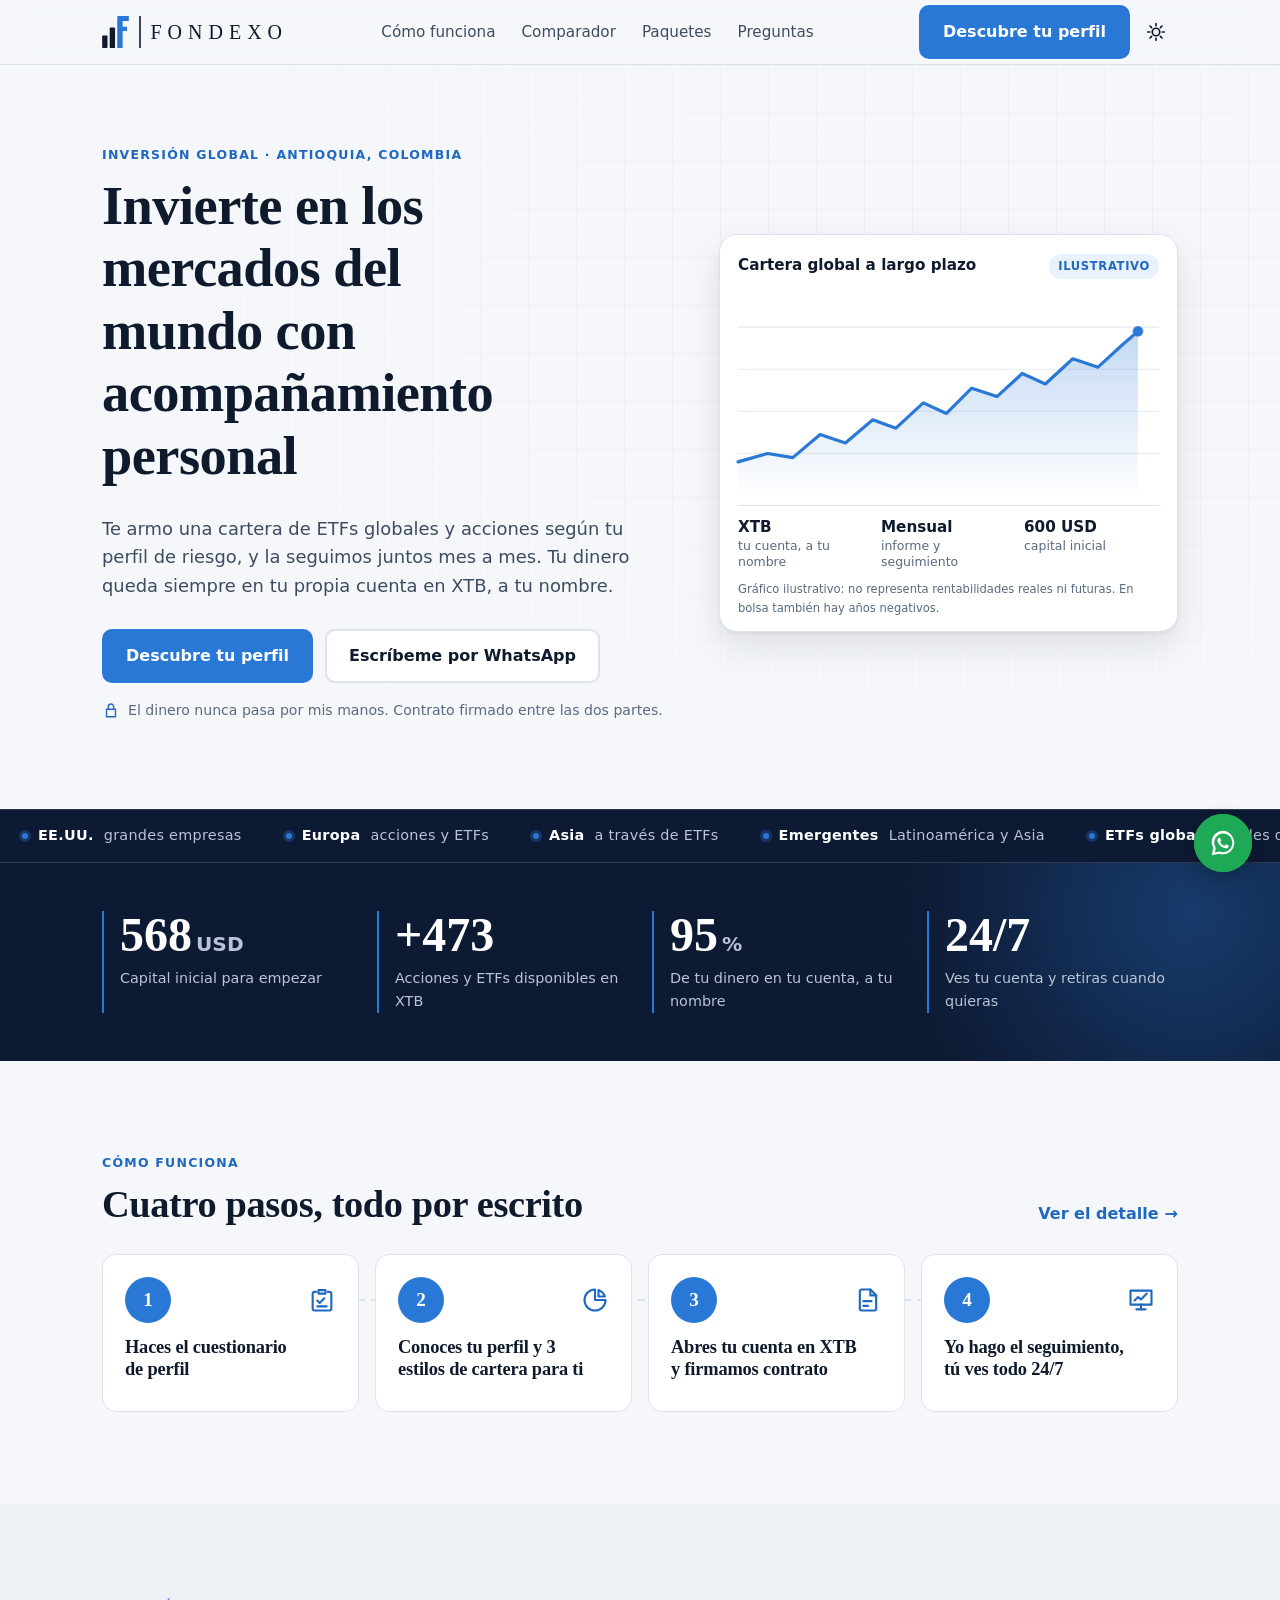
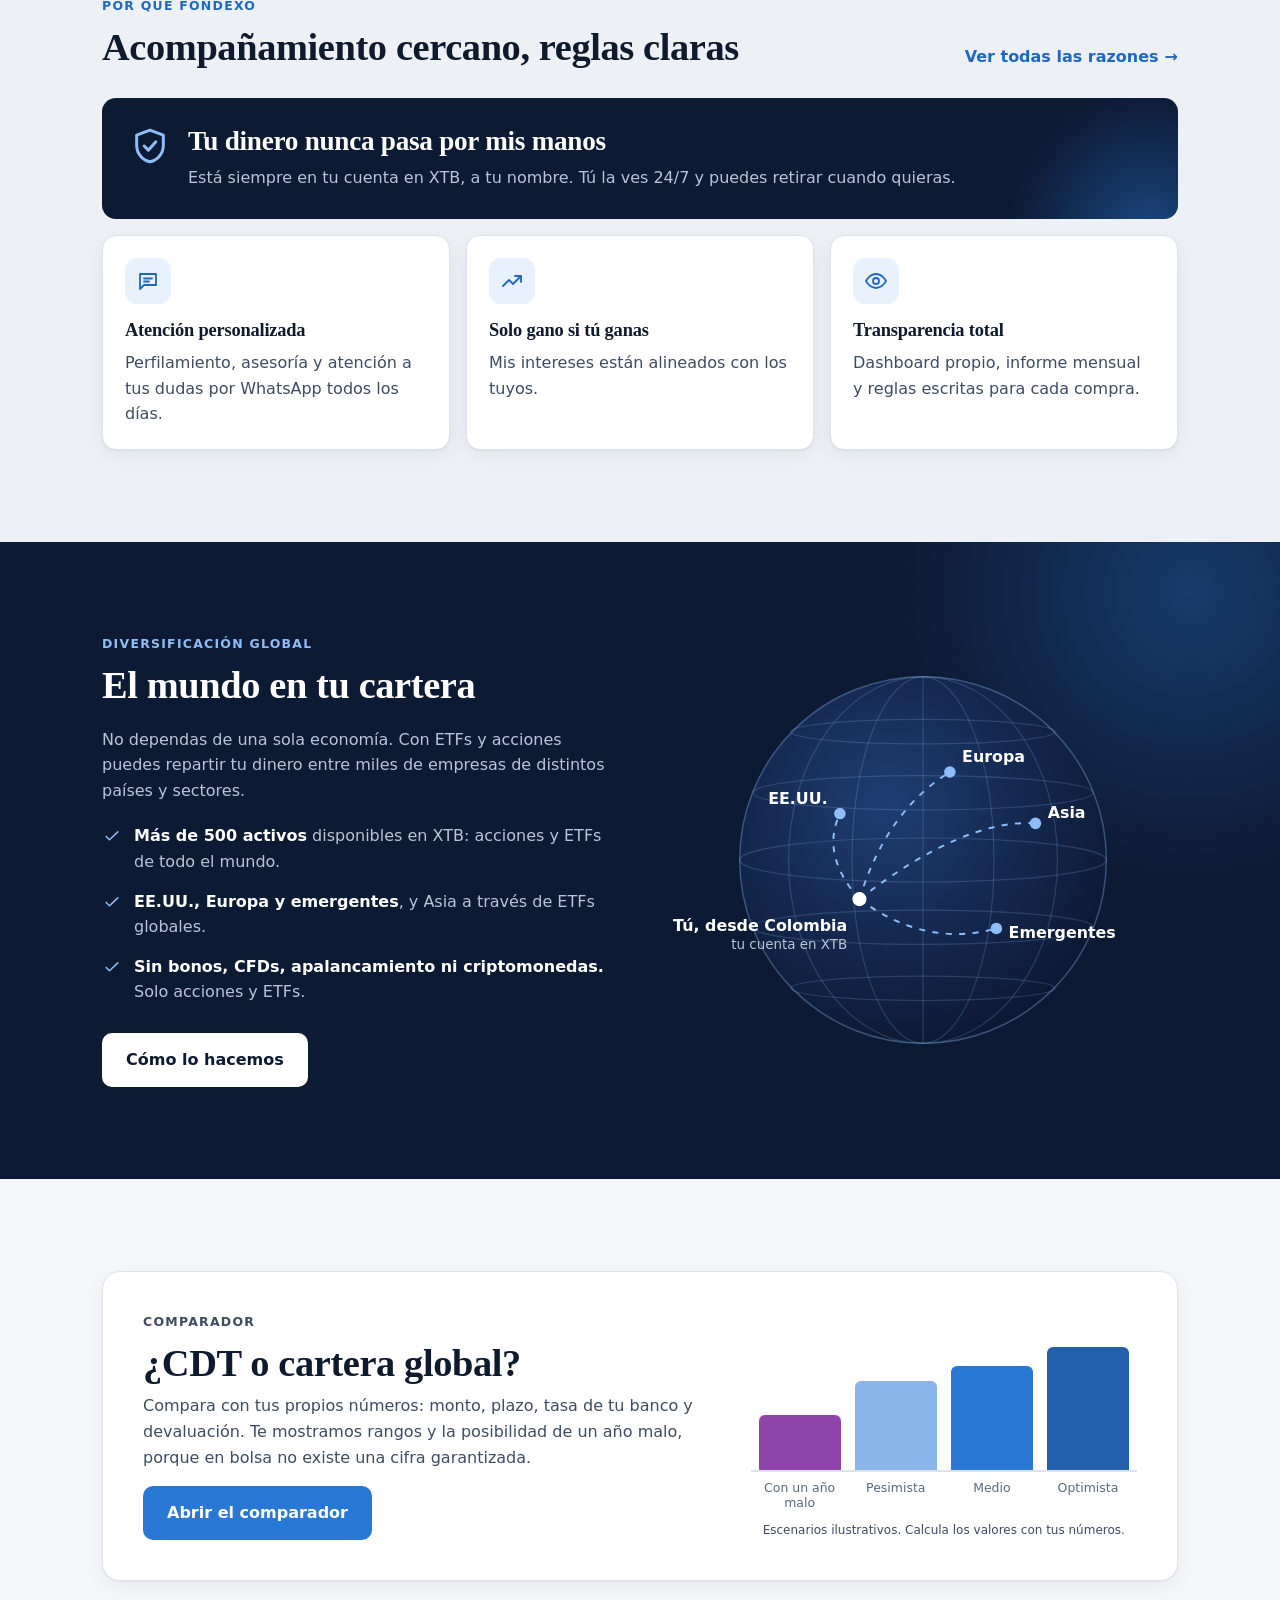
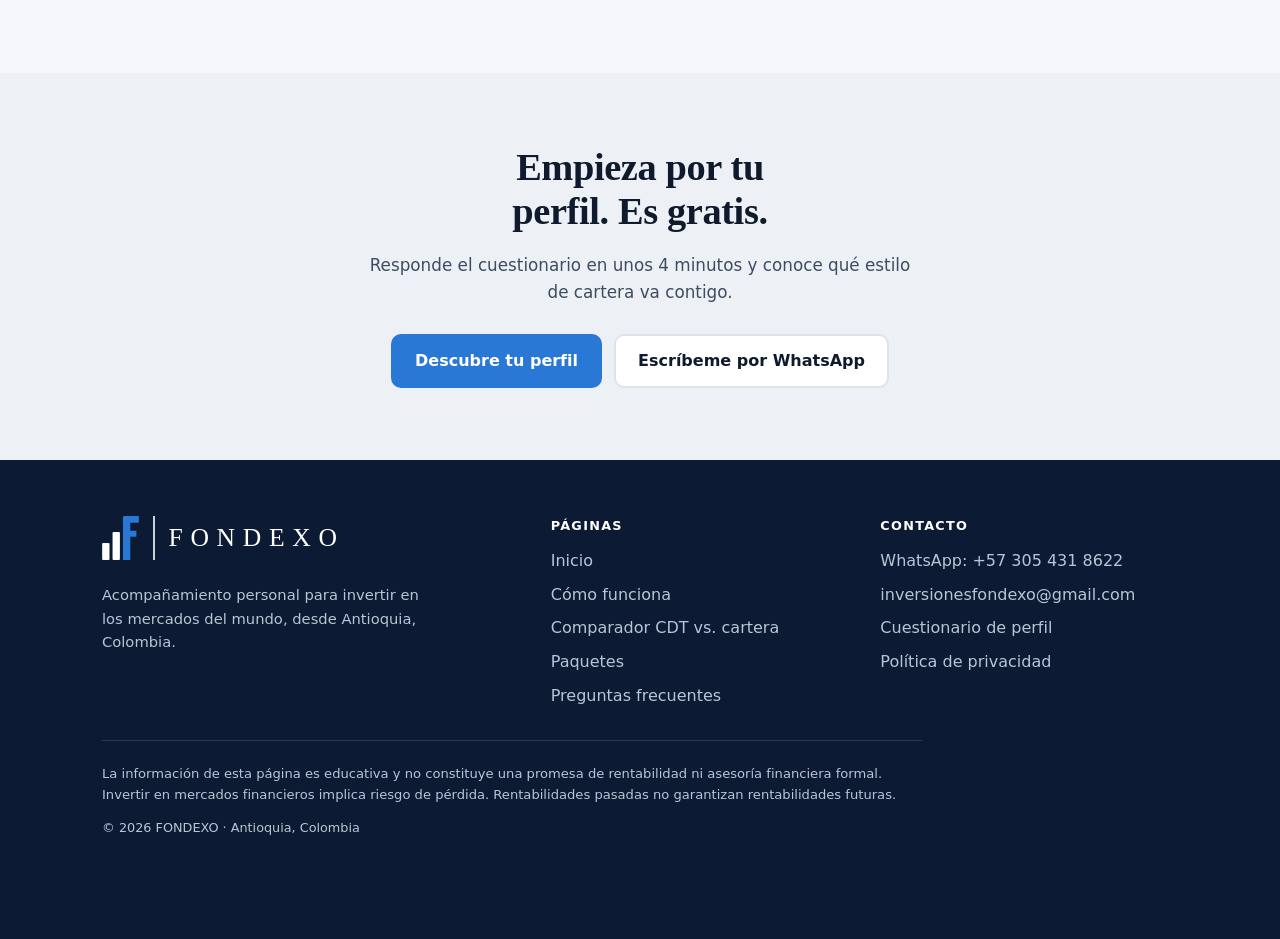
<file: index.html>
<!doctype html>
<html lang="es">
<head>
  <meta charset="utf-8">
  <meta name="viewport" content="width=device-width, initial-scale=1">
  <!-- Seguridad: solo se permite cargar código de este sitio y de las fuentes indicadas.
       Si agregas un servicio externo nuevo (por ejemplo, analítica), hay que añadirlo aquí. -->
  <meta http-equiv="Content-Security-Policy" content="default-src 'self'; script-src 'self' https://cdnjs.cloudflare.com 'sha256-riGINQblPiwxWGmU2zGmns96p5WS0EuC+lwhCp7DwRI='; style-src 'self' 'unsafe-inline' https://fonts.googleapis.com; font-src https://fonts.gstatic.com; img-src 'self' data:; connect-src 'self'; object-src 'none'; base-uri 'self'; form-action 'none'; upgrade-insecure-requests">
  <meta name="referrer" content="strict-origin-when-cross-origin">
  <title>FONDEXO | Invierte en los mercados del mundo con acompañamiento personal</title>
  <meta name="description" content="Acompañamiento personal para invertir en ETFs y acciones globales desde Colombia. Tu dinero queda en tu propia cuenta en XTB, a tu nombre. Desde 600 USD.">
  <meta name="theme-color" content="#0d1a33">
  <link rel="canonical" href="https://fondexo.github.io/">

  <!-- Vista previa al compartir (WhatsApp, Facebook…). Si cambias de dirección (ej. fondexo.co), cámbiala aquí. -->
  <meta property="og:type" content="website">
  <meta property="og:locale" content="es_CO">
  <meta property="og:site_name" content="FONDEXO">
  <meta property="og:title" content="FONDEXO | Invierte en los mercados del mundo con acompañamiento personal">
  <meta property="og:description" content="Acompañamiento personal para invertir en ETFs y acciones globales desde Colombia. Tu dinero queda en tu propia cuenta en XTB, a tu nombre. Desde 600 USD.">
  <meta property="og:url" content="https://fondexo.github.io/">
  <meta property="og:image" content="https://fondexo.github.io/imagen-compartir.png">
  <meta property="og:image:width" content="1200">
  <meta property="og:image:height" content="630">
  <meta property="og:image:alt" content="FONDEXO: inversión global con acompañamiento personal">
  <meta name="twitter:card" content="summary_large_image">
  <meta name="twitter:image" content="https://fondexo.github.io/imagen-compartir.png">

  <link rel="icon" href="data:image/svg+xml,%3Csvg xmlns='http://www.w3.org/2000/svg' viewBox='0 0 64 64'%3E%3Crect width='64' height='64' rx='14' fill='%230d1a33'/%3E%3Cg transform='translate(13 12) scale(.56)'%3E%3Crect x='0' y='44' width='12' height='28' rx='1.5' fill='white'/%3E%3Crect x='17' y='26' width='12' height='46' rx='1.5' fill='white'/%3E%3Cpath d='M34 72V2.5Q34 0 36.5 0H60v11H46v13h10v10H46v38z' fill='%232a78d6'/%3E%3C/g%3E%3C/svg%3E">
  <link rel="apple-touch-icon" href="icono-180.png">
  <link rel="preconnect" href="https://fonts.googleapis.com">
  <link rel="preconnect" href="https://fonts.gstatic.com" crossorigin>
  <link href="https://fonts.googleapis.com/css2?family=Fraunces:opsz,wght@9..144,500;9..144,600;9..144,700&family=Inter:wght@400;500;600;700&display=swap" rel="stylesheet">
  <link rel="stylesheet" href="estilos.css?v=5">
  <script>
    try { var t = localStorage.getItem('fondexo-tema'); if (t) document.documentElement.setAttribute('data-theme', t); } catch (e) {}
  </script>
</head>
<body>
<a class="saltar" href="#contenido">Saltar al contenido</a>

<!-- ===================== MENÚ (igual en todas las páginas) ===================== -->
<header class="cabecera">
  <div class="contenedor cabecera__fila">
    <a href="./" class="logo" aria-label="FONDEXO, ir al inicio"><svg class="logo__icono" width="27" height="32" viewBox="0 0 60 72" aria-hidden="true"><rect x="0" y="44" width="12" height="28" rx="1.5"/><rect x="17" y="26" width="12" height="46" rx="1.5"/><path class="logo__f" d="M34 72V2.5Q34 0 36.5 0H60v11H46v13h10v10H46v38z"/></svg><span class="logo__div" aria-hidden="true"></span><span class="logo__texto">FONDEXO</span></a>
    <nav class="menu" id="menu" aria-label="Páginas">
      <a class="menu__solo-movil" href="./" aria-current="page">Inicio</a>
      <a href="como-funciona.html">Cómo funciona</a>
      <a href="comparador.html">Comparador</a>
      <a href="paquetes.html">Paquetes</a>
      <a href="preguntas.html">Preguntas</a>
      <a class="btn btn--primario menu__solo-movil menu__cta" href="https://claude.ai/artifact/ASpzH1uYoMm1E4fBkif9DN" target="_blank" rel="noopener">Descubre tu perfil</a>
    </nav>
    <div class="cabecera__acciones">
      <a class="btn btn--primario cabecera__cta" href="https://claude.ai/artifact/ASpzH1uYoMm1E4fBkif9DN" target="_blank" rel="noopener">Descubre tu perfil</a>
      <button class="btn-icono" id="btn-tema" type="button" aria-label="Cambiar entre modo claro y oscuro">
        <svg class="icono-sol" viewBox="0 0 24 24" width="20" height="20" aria-hidden="true"><circle cx="12" cy="12" r="4.5" fill="none" stroke="currentColor" stroke-width="2"/><path d="M12 2v2.5M12 19.5V22M2 12h2.5M19.5 12H22M4.9 4.9l1.8 1.8M17.3 17.3l1.8 1.8M4.9 19.1l1.8-1.8M17.3 6.7l1.8-1.8" stroke="currentColor" stroke-width="2" stroke-linecap="round"/></svg>
        <svg class="icono-luna" viewBox="0 0 24 24" width="20" height="20" aria-hidden="true"><path d="M20 14.5A8.5 8.5 0 0 1 9.5 4a8.5 8.5 0 1 0 10.5 10.5z" fill="none" stroke="currentColor" stroke-width="2" stroke-linejoin="round"/></svg>
      </button>
      <button class="btn-icono btn-menu" id="btn-menu" type="button" aria-label="Abrir menú" aria-expanded="false" aria-controls="menu">
        <svg viewBox="0 0 24 24" width="22" height="22" aria-hidden="true"><path d="M4 7h16M4 12h16M4 17h16" stroke="currentColor" stroke-width="2" stroke-linecap="round"/></svg>
      </button>
    </div>
  </div>
</header>

<main id="contenido">

<!-- ===================== PORTADA ===================== -->
<section class="hero">
  <div class="contenedor hero__rejilla">
    <div>
      <p class="etiqueta">Inversión global · Antioquia, Colombia</p>
      <h1>Invierte en los mercados del mundo con acompañamiento personal</h1>
      <p class="hero__sub">Te armo una cartera de ETFs globales y acciones según tu perfil de riesgo, y la seguimos juntos mes a mes. Tu dinero queda siempre en tu propia cuenta en XTB, a tu nombre.</p>
      <div class="botones">
        <a class="btn btn--primario" href="https://claude.ai/artifact/ASpzH1uYoMm1E4fBkif9DN" target="_blank" rel="noopener">Descubre tu perfil</a>
        <a class="btn btn--secundario" href="https://wa.me/573054318622?text=Hola%2C%20quiero%20saber%20m%C3%A1s%20sobre%20FONDEXO" target="_blank" rel="noopener">Escríbeme por WhatsApp</a>
      </div>
      <p class="hero__nota"><svg width="18" height="18" viewBox="0 0 24 24" fill="none" stroke="currentColor" stroke-width="1.8" stroke-linecap="round" stroke-linejoin="round" aria-hidden="true"><path d="M6 11h12v10H6z"/><path d="M8.5 11V7.5a3.5 3.5 0 0 1 7 0V11"/></svg>El dinero nunca pasa por mis manos. Contrato firmado entre las dos partes.</p>
    </div>
    <div>
        <figure class="grafico-hero">
          <div class="grafico-hero__cab"><p class="grafico-hero__titulo">Cartera global a largo plazo</p><span class="grafico-hero__pill">Ilustrativo</span></div>
          <svg viewBox="0 0 400 200" role="img" aria-label="Ilustración de una línea que sube con altibajos, como una cartera a largo plazo">
            <defs><linearGradient id="degradeHero" x1="0" y1="0" x2="0" y2="1"><stop class="tope" offset="0" stop-opacity=".28"/><stop class="tope" offset="1" stop-opacity="0"/></linearGradient></defs>
            <line class="rej" x1="0" y1="40" x2="400" y2="40"/><line class="rej" x1="0" y1="80" x2="400" y2="80"/><line class="rej" x1="0" y1="120" x2="400" y2="120"/><line class="rej" x1="0" y1="160" x2="400" y2="160"/>
            <path class="area" d="M0 168 L28 160 L52 164 L78 142 L102 150 L128 128 L150 136 L176 112 L198 122 L222 98 L246 106 L270 84 L292 94 L318 70 L342 78 L366 56 L380 44 L380 200 L0 200 Z"/>
            <path class="linea" d="M0 168 L28 160 L52 164 L78 142 L102 150 L128 128 L150 136 L176 112 L198 122 L222 98 L246 106 L270 84 L292 94 L318 70 L342 78 L366 56 L380 44"/>
            <circle class="pulso" cx="380" cy="44" r="6"/><circle class="punto" cx="380" cy="44" r="5"/>
          </svg>
          <div class="grafico-hero__pie">
            <div><strong>XTB</strong>tu cuenta, a tu nombre</div>
            <div><strong>Mensual</strong>informe y seguimiento</div>
            <div><strong>600 USD</strong>capital inicial</div>
          </div>
          <figcaption class="grafico-hero__aviso">Gráfico ilustrativo: no representa rentabilidades reales ni futuras. En bolsa también hay años negativos.</figcaption>
        </figure>
    </div>
  </div>
</section>

<!-- ===================== CINTA DE MERCADOS Y CIFRAS ===================== -->
<div class="cinta" aria-label="Mercados y tipos de activos a los que puedes acceder">
  <div class="cinta__pista">
    <div class="cinta__grupo"><span class="cinta__item"><b>EE.UU.</b> grandes empresas</span><span class="cinta__item"><b>Europa</b> acciones y ETFs</span><span class="cinta__item"><b>Asia</b> a través de ETFs</span><span class="cinta__item"><b>Emergentes</b> Latinoamérica y Asia</span><span class="cinta__item"><b>ETFs globales</b> miles de empresas en un fondo</span><span class="cinta__item"><b>Tecnología</b></span><span class="cinta__item"><b>Salud</b></span><span class="cinta__item"><b>Consumo</b></span><span class="cinta__item"><b>Oro</b> protección en crisis</span><span class="cinta__item"><b>Dividendos</b> empresas que reparten</span></div>
    <div class="cinta__grupo" aria-hidden="true"><span class="cinta__item"><b>EE.UU.</b> grandes empresas</span><span class="cinta__item"><b>Europa</b> acciones y ETFs</span><span class="cinta__item"><b>Asia</b> a través de ETFs</span><span class="cinta__item"><b>Emergentes</b> Latinoamérica y Asia</span><span class="cinta__item"><b>ETFs globales</b> miles de empresas en un fondo</span><span class="cinta__item"><b>Tecnología</b></span><span class="cinta__item"><b>Salud</b></span><span class="cinta__item"><b>Consumo</b></span><span class="cinta__item"><b>Oro</b> protección en crisis</span><span class="cinta__item"><b>Dividendos</b> empresas que reparten</span></div>
  </div>
</div>
<section class="banda cifras-banda" aria-label="FONDEXO en cifras">
  <div class="contenedor cifras-banda__rejilla">
    <div class="cifra revelar"><div class="cifra__num"><span data-contar="600">600</span><small>USD</small></div><p>Capital inicial para empezar</p></div>
    <div class="cifra revelar" style="--d:.1s"><div class="cifra__num">+<span data-contar="500">500</span></div><p>Acciones y ETFs disponibles en XTB</p></div>
    <div class="cifra revelar" style="--d:.2s"><div class="cifra__num"><span data-contar="100">100</span><small>%</small></div><p>De tu dinero en tu cuenta, a tu nombre</p></div>
    <div class="cifra revelar" style="--d:.3s"><div class="cifra__num">24/7</div><p>Ves tu cuenta y retiras cuando quieras</p></div>
  </div>
</section>

<!-- ===================== CÓMO FUNCIONA (RESUMEN) ===================== -->
<section class="seccion">
  <div class="contenedor">
    <div class="seccion__cab revelar">
      <div><p class="etiqueta">Cómo funciona</p><h2>Cuatro pasos, todo por escrito</h2></div>
      <a class="enlace-flecha" href="como-funciona.html">Ver el detalle</a>
    </div>
    <ol class="pasos">
      <li class="paso revelar" style="--d:0.0s"><div class="paso__cab"><span class="paso__num">1</span><span class="paso__icono"><svg width="24" height="24" viewBox="0 0 24 24" fill="none" stroke="currentColor" stroke-width="1.8" stroke-linecap="round" stroke-linejoin="round" aria-hidden="true"><path d="M9 3.5h6v3H9z"/><path d="M7 5H5.5A1.5 1.5 0 0 0 4 6.5v13A1.5 1.5 0 0 0 5.5 21h13a1.5 1.5 0 0 0 1.5-1.5v-13A1.5 1.5 0 0 0 18.5 5H17"/><path d="M8 12.5l2 2 4-4"/><path d="M8 17.5h8"/></svg></span></div><h3>Haces el cuestionario de perfil</h3></li>
      <li class="paso revelar" style="--d:0.1s"><div class="paso__cab"><span class="paso__num">2</span><span class="paso__icono"><svg width="24" height="24" viewBox="0 0 24 24" fill="none" stroke="currentColor" stroke-width="1.8" stroke-linecap="round" stroke-linejoin="round" aria-hidden="true"><path d="M21 12A9 9 0 1 1 12 3v9z"/><path d="M15 3.5A9 9 0 0 1 20.5 9H15z"/></svg></span></div><h3>Conoces tu perfil y 3 estilos de cartera para ti</h3></li>
      <li class="paso revelar" style="--d:0.2s"><div class="paso__cab"><span class="paso__num">3</span><span class="paso__icono"><svg width="24" height="24" viewBox="0 0 24 24" fill="none" stroke="currentColor" stroke-width="1.8" stroke-linecap="round" stroke-linejoin="round" aria-hidden="true"><path d="M14 3H6.5A1.5 1.5 0 0 0 5 4.5v15A1.5 1.5 0 0 0 6.5 21h11a1.5 1.5 0 0 0 1.5-1.5V8z"/><path d="M14 3v5h5"/><path d="M8 13h7"/><path d="M8 17h4"/></svg></span></div><h3>Abres tu cuenta en XTB y firmamos contrato</h3></li>
      <li class="paso revelar" style="--d:0.3s"><div class="paso__cab"><span class="paso__num">4</span><span class="paso__icono"><svg width="24" height="24" viewBox="0 0 24 24" fill="none" stroke="currentColor" stroke-width="1.8" stroke-linecap="round" stroke-linejoin="round" aria-hidden="true"><path d="M3 4h18v12H3z"/><path d="M8 20h8"/><path d="M12 16v4"/><path d="M6.5 12.5l3-3 2.5 2 5-5"/></svg></span></div><h3>Yo hago el seguimiento, tú ves todo 24/7</h3></li>
    </ol>
  </div>
</section>

<!-- ===================== POR QUÉ FONDEXO (RESUMEN) ===================== -->
<section class="seccion seccion--alterna">
  <div class="contenedor">
    <div class="seccion__cab revelar">
      <div><p class="etiqueta">Por qué FONDEXO</p><h2>Acompañamiento cercano, reglas claras</h2></div>
      <a class="enlace-flecha" href="como-funciona.html#por-que">Ver todas las razones</a>
    </div>
    <div class="destacado revelar">
      <svg width="40" height="40" viewBox="0 0 24 24" fill="none" stroke="currentColor" stroke-width="1.8" stroke-linecap="round" stroke-linejoin="round" aria-hidden="true"><path d="M12 2.5 4 5.5v6c0 5 3.4 8.9 8 10 4.6-1.1 8-5 8-10v-6l-8-3z"/><path d="M8.5 12l2.5 2.5 4.5-5"/></svg>
      <div>
        <h3>Tu dinero nunca pasa por mis manos</h3>
        <p>Está siempre en tu cuenta en XTB, a tu nombre. Tú la ves 24/7 y puedes retirar cuando quieras.</p>
      </div>
    </div>
    <ul class="rejilla rejilla--3">
      <li class="tarjeta revelar" style="--d:0.00s"><div class="icono-caja"><svg width="24" height="24" viewBox="0 0 24 24" fill="none" stroke="currentColor" stroke-width="1.8" stroke-linecap="round" stroke-linejoin="round" aria-hidden="true"><path d="M4 5h16v11H8l-4 4z"/><path d="M8 9.5h8"/><path d="M8 12.5h5"/></svg></div><h3>Atención personalizada</h3><p>Perfilamiento, asesoría y atención a tus dudas por WhatsApp todos los días.</p></li>
      <li class="tarjeta revelar" style="--d:0.08s"><div class="icono-caja"><svg width="24" height="24" viewBox="0 0 24 24" fill="none" stroke="currentColor" stroke-width="1.8" stroke-linecap="round" stroke-linejoin="round" aria-hidden="true"><path d="M3 17l6-6 4 4 8-8"/><path d="M15 7h6v6"/></svg></div><h3>Solo gano si tú ganas</h3><p>Mis intereses están alineados con los tuyos.</p></li>
      <li class="tarjeta revelar" style="--d:0.16s"><div class="icono-caja"><svg width="24" height="24" viewBox="0 0 24 24" fill="none" stroke="currentColor" stroke-width="1.8" stroke-linecap="round" stroke-linejoin="round" aria-hidden="true"><circle cx="12" cy="12" r="3"/><path d="M2 12s3.5-7 10-7 10 7 10 7-3.5 7-10 7S2 12 2 12z"/></svg></div><h3>Transparencia total</h3><p>Dashboard propio, informe mensual y reglas escritas para cada compra.</p></li>
    </ul>
  </div>
</section>

<!-- ===================== EL MUNDO EN TU CARTERA ===================== -->
<section class="banda seccion">
  <div class="contenedor mundo">
    <div class="revelar">
      <p class="etiqueta">Diversificación global</p>
      <h2>El mundo en tu cartera</h2>
      <p>No dependas de una sola economía. Con ETFs y acciones puedes repartir tu dinero entre miles de empresas de distintos países y sectores.</p>
      <ul class="mundo__lista">
        <li><svg width="20" height="20" viewBox="0 0 24 24" fill="none" stroke="currentColor" stroke-width="1.8" stroke-linecap="round" stroke-linejoin="round" aria-hidden="true"><path d="M5 12.5l4 4L19 7"/></svg><span><strong>Más de 500 activos</strong> disponibles en XTB: acciones y ETFs de todo el mundo.</span></li>
        <li><svg width="20" height="20" viewBox="0 0 24 24" fill="none" stroke="currentColor" stroke-width="1.8" stroke-linecap="round" stroke-linejoin="round" aria-hidden="true"><path d="M5 12.5l4 4L19 7"/></svg><span><strong>EE.UU., Europa y emergentes</strong>, y Asia a través de ETFs globales.</span></li>
        <li><svg width="20" height="20" viewBox="0 0 24 24" fill="none" stroke="currentColor" stroke-width="1.8" stroke-linecap="round" stroke-linejoin="round" aria-hidden="true"><path d="M5 12.5l4 4L19 7"/></svg><span><strong>Sin bonos, CFDs, apalancamiento ni criptomonedas.</strong> Solo acciones y ETFs.</span></li>
      </ul>
      <a class="btn btn--claro" href="como-funciona.html">Cómo lo hacemos</a>
    </div>
    <div>
        <svg class="globo revelar" viewBox="0 0 360 360" role="img" aria-label="Globo terráqueo con conexiones desde Colombia hacia EE.UU., Europa, Asia y mercados emergentes">
          <defs><radialGradient id="degradeGlobo" cx="40%" cy="35%" r="70%"><stop offset="0" stop-color="#1f3d73"/><stop offset="1" stop-color="#0b1730"/></radialGradient></defs>
          <circle class="esfera" cx="180" cy="180" r="150"/>
          <g class="malla"><ellipse cx="180" cy="180" rx="150" ry="18"/><ellipse cx="180" cy="125" rx="139" ry="14"/><ellipse cx="180" cy="235" rx="139" ry="14"/><ellipse cx="180" cy="75" rx="108" ry="10"/><ellipse cx="180" cy="285" rx="108" ry="10"/></g>
          <g class="malla giro"><ellipse cx="180" cy="180" rx="110" ry="150"/><ellipse cx="180" cy="180" rx="58" ry="150"/><line x1="180" y1="30" x2="180" y2="330"/></g>
          <path class="arco" d="M128 212 Q96 176 112 142"/><path class="arco" d="M128 212 Q150 140 202 108"/><path class="arco" d="M128 212 Q214 146 272 150"/><path class="arco" d="M128 212 Q182 252 240 236"/>
          <circle class="onda" cx="112" cy="142" r="4"/><circle class="nodo" cx="112" cy="142" r="4"/>
          <circle class="onda" cx="202" cy="108" r="4" style="animation-delay:.6s"/><circle class="nodo" cx="202" cy="108" r="4"/>
          <circle class="onda" cx="272" cy="150" r="4" style="animation-delay:1.2s"/><circle class="nodo" cx="272" cy="150" r="4"/>
          <circle class="onda" cx="240" cy="236" r="4" style="animation-delay:1.8s"/><circle class="nodo" cx="240" cy="236" r="4"/>
          <circle class="onda onda--casa" cx="128" cy="212" r="5"/><circle class="nodo nodo--casa" cx="128" cy="212" r="5.5"/>
          <text x="102" y="134" text-anchor="end">EE.UU.</text>
          <text x="212" y="100">Europa</text>
          <text x="282" y="146">Asia</text>
          <text x="250" y="244">Emergentes</text>
          <text x="118" y="238" text-anchor="end">Tú, desde Colombia</text>
          <text class="suave" x="118" y="253" text-anchor="end">tu cuenta en XTB</text>
        </svg>
    </div>
  </div>
</section>

<!-- ===================== COMPARADOR (INVITACIÓN) ===================== -->
<section class="seccion">
  <div class="contenedor">
    <div class="llamado revelar">
      <div>
        <p class="etiqueta">Comparador</p>
        <h2>¿CDT o cartera global?</h2>
        <p>Compara con tus propios números: monto, plazo, tasa de tu banco y devaluación. Te mostramos rangos y la posibilidad de un año malo, porque en bolsa no existe una cifra garantizada.</p>
        <a class="btn btn--primario" href="comparador.html">Abrir el comparador</a>
      </div>
      <div>
        <div class="mini-barras" aria-hidden="true">
          <div style="height:42%;background:var(--g-malo);--d:.1s"></div>
          <div style="height:68%;background:color-mix(in srgb, var(--azul) 55%, transparent);--d:.2s"></div>
          <div style="height:80%;background:var(--azul);--d:.3s"></div>
          <div style="height:94%;background:color-mix(in srgb, var(--azul) 75%, #0d1a33);--d:.4s"></div>
        </div>
        <div class="mini-barras__leyenda" aria-hidden="true"><span>Con un año malo</span><span>Pesimista</span><span>Medio</span><span>Optimista</span></div>
        <p class="mini-barras__nota">Escenarios ilustrativos. Calcula los valores con tus números.</p>
      </div>
    </div>
  </div>
</section>

<section class="seccion seccion--alterna final">
  <div class="contenedor revelar">
    <h2>Empieza por tu perfil. Es gratis.</h2>
    <p class="intro">Responde el cuestionario en unos 4 minutos y conoce qué estilo de cartera va contigo.</p>
    <div class="botones">
      <a class="btn btn--primario" href="https://claude.ai/artifact/ASpzH1uYoMm1E4fBkif9DN" target="_blank" rel="noopener">Descubre tu perfil</a>
      <a class="btn btn--secundario" href="https://wa.me/573054318622?text=Hola%2C%20quiero%20saber%20m%C3%A1s%20sobre%20FONDEXO" target="_blank" rel="noopener">Escríbeme por WhatsApp</a>
    </div>
  </div>
</section>
</main>

<!-- ===================== PIE DE PÁGINA (igual en todas las páginas) ===================== -->
<footer class="pie">
  <div class="contenedor">
    <div class="pie__rejilla">
      <div>
        <a href="./" class="logo logo--pie" aria-label="FONDEXO, ir al inicio"><svg class="logo__icono" width="27" height="32" viewBox="0 0 60 72" aria-hidden="true"><rect x="0" y="44" width="12" height="28" rx="1.5"/><rect x="17" y="26" width="12" height="46" rx="1.5"/><path class="logo__f" d="M34 72V2.5Q34 0 36.5 0H60v11H46v13h10v10H46v38z"/></svg><span class="logo__div" aria-hidden="true"></span><span class="logo__texto">FONDEXO</span></a>
        <p class="pie__lema">Acompañamiento personal para invertir en los mercados del mundo, desde Antioquia, Colombia.</p>
      </div>
      <div>
        <p class="pie__titulo">Páginas</p>
        <ul>
          <li><a href="./">Inicio</a></li>
          <li><a href="como-funciona.html">Cómo funciona</a></li>
          <li><a href="comparador.html">Comparador CDT vs. cartera</a></li>
          <li><a href="paquetes.html">Paquetes</a></li>
          <li><a href="preguntas.html">Preguntas frecuentes</a></li>
        </ul>
      </div>
      <div>
        <p class="pie__titulo">Contacto</p>
        <ul>
          <li><a href="https://wa.me/573054318622?text=Hola%2C%20quiero%20saber%20m%C3%A1s%20sobre%20FONDEXO" target="_blank" rel="noopener">WhatsApp: +57 305 431 8622</a></li>
          <li><a href="mailto:inversionesfondexo@gmail.com">inversionesfondexo@gmail.com</a></li>
          <li><a href="https://claude.ai/artifact/ASpzH1uYoMm1E4fBkif9DN" target="_blank" rel="noopener">Cuestionario de perfil</a></li>
          <li><a href="privacidad.html">Política de privacidad</a></li>
        </ul>
      </div>
    </div>
    <p class="pie__legal">La información de esta página es educativa y no constituye una promesa de rentabilidad ni asesoría financiera formal. Invertir en mercados financieros implica riesgo de pérdida. Rentabilidades pasadas no garantizan rentabilidades futuras.</p>
    <p class="pie__copia">© <span id="anio">2026</span> FONDEXO · Antioquia, Colombia</p>
  </div>
</footer>

<!-- Botón flotante de WhatsApp -->
<a class="whatsapp-flotante" href="https://wa.me/573054318622?text=Hola%2C%20quiero%20saber%20m%C3%A1s%20sobre%20FONDEXO" target="_blank" rel="noopener" aria-label="Escríbeme por WhatsApp">
  <svg viewBox="0 0 32 32" width="30" height="30" aria-hidden="true"><path fill="currentColor" d="M16.04 3C9.4 3 4 8.4 4 15.04c0 2.12.56 4.2 1.62 6.02L4 29l8.13-1.6a12 12 0 0 0 3.9.66h.01C22.67 28.06 28 22.66 28 16.03 28 9.4 22.67 3 16.04 3zm0 22.9h-.01c-1.24 0-2.46-.25-3.6-.72l-.26-.11-4.82.95.98-4.7-.17-.28a9.86 9.86 0 0 1-1.5-5.2c0-5.47 4.45-9.92 9.39-9.92 5.47 0 9.9 4.45 9.9 9.92 0 5.6-4.44 10.06-9.91 10.06zm5.43-7.42c-.3-.15-1.76-.87-2.03-.97-.27-.1-.47-.15-.67.15-.2.3-.77.97-.94 1.17-.17.2-.35.22-.65.07-.3-.15-1.26-.46-2.4-1.48-.89-.79-1.49-1.77-1.66-2.07-.17-.3-.02-.46.13-.61.13-.13.3-.35.45-.52.15-.17.2-.3.3-.5.1-.2.05-.37-.02-.52-.08-.15-.67-1.62-.92-2.22-.24-.58-.49-.5-.67-.51h-.57c-.2 0-.52.07-.8.37-.27.3-1.04 1.02-1.04 2.48s1.07 2.88 1.22 3.08c.15.2 2.1 3.2 5.08 4.49.71.31 1.26.49 1.7.63.71.23 1.36.2 1.87.12.57-.09 1.76-.72 2-1.41.25-.7.25-1.29.18-1.41-.07-.13-.27-.2-.57-.35z"/></svg>
</a>
<script src="sitio.js?v=5" defer></script>
</body>
</html>
</file>
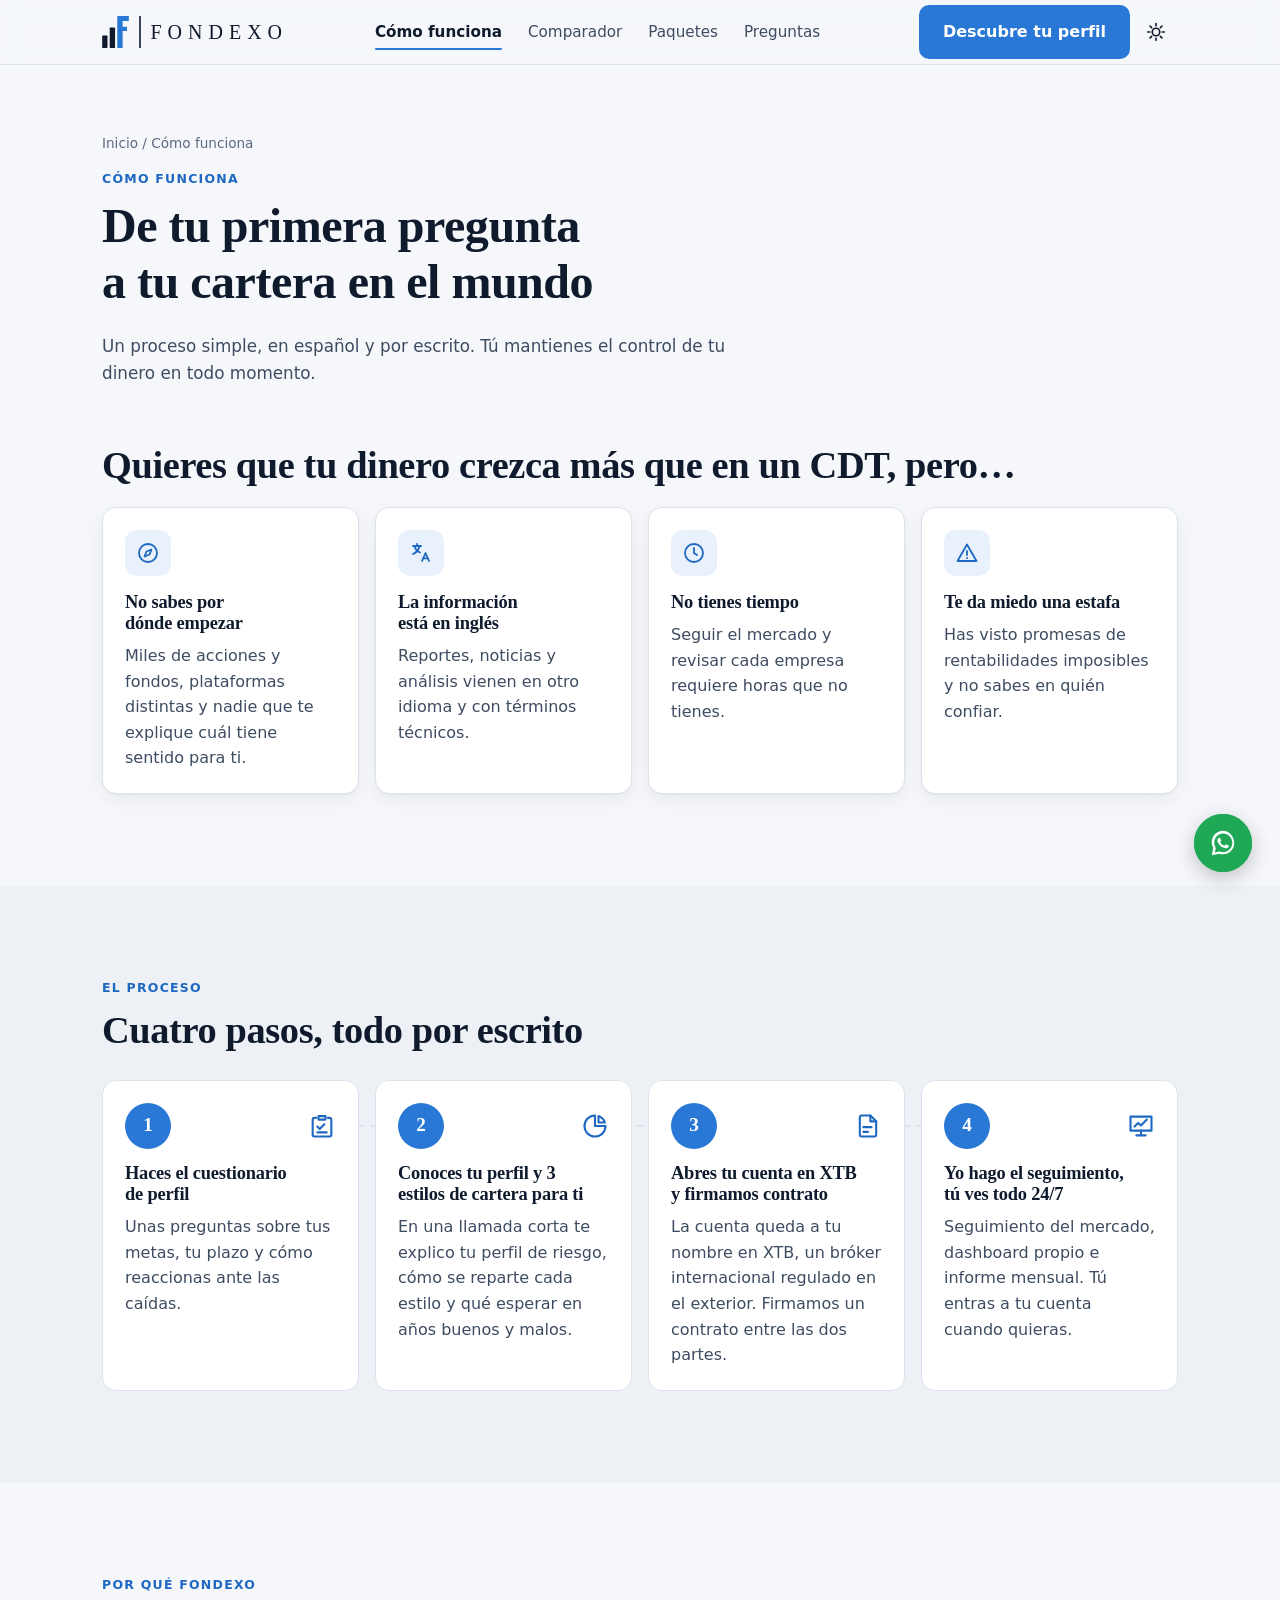
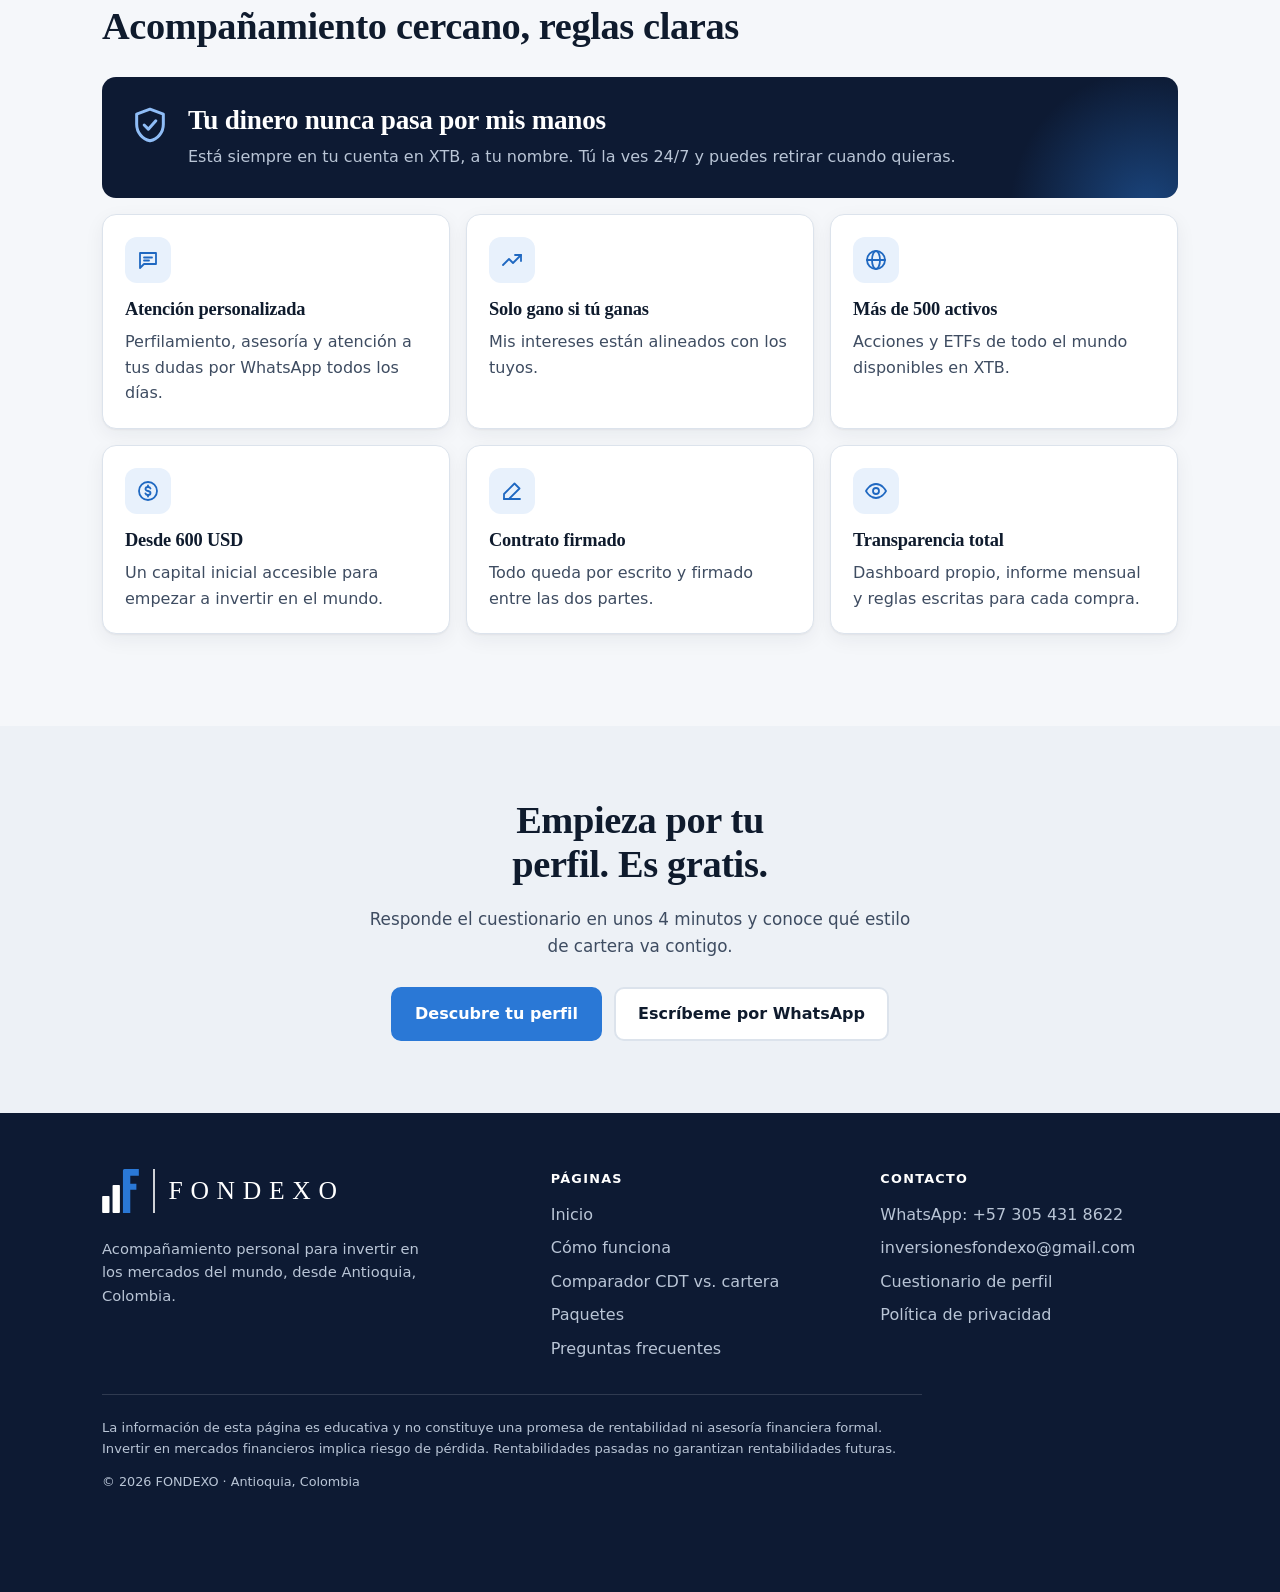
<file: como-funciona.html>
<!doctype html>
<html lang="es">
<head>
  <meta charset="utf-8">
  <meta name="viewport" content="width=device-width, initial-scale=1">
  <!-- Seguridad: solo se permite cargar código de este sitio y de las fuentes indicadas.
       Si agregas un servicio externo nuevo (por ejemplo, analítica), hay que añadirlo aquí. -->
  <meta http-equiv="Content-Security-Policy" content="default-src 'self'; script-src 'self' https://cdnjs.cloudflare.com 'sha256-riGINQblPiwxWGmU2zGmns96p5WS0EuC+lwhCp7DwRI='; style-src 'self' 'unsafe-inline' https://fonts.googleapis.com; font-src https://fonts.gstatic.com; img-src 'self' data:; connect-src 'self'; object-src 'none'; base-uri 'self'; form-action 'none'; upgrade-insecure-requests">
  <meta name="referrer" content="strict-origin-when-cross-origin">
  <title>Cómo funciona | FONDEXO</title>
  <meta name="description" content="Cómo funciona FONDEXO: perfil de riesgo, estilos de cartera, cuenta en XTB a tu nombre, contrato firmado y seguimiento mensual.">
  <meta name="theme-color" content="#0d1a33">
  <link rel="canonical" href="https://fondexo.github.io/como-funciona.html">

  <!-- Vista previa al compartir (WhatsApp, Facebook…). Si cambias de dirección (ej. fondexo.co), cámbiala aquí. -->
  <meta property="og:type" content="website">
  <meta property="og:locale" content="es_CO">
  <meta property="og:site_name" content="FONDEXO">
  <meta property="og:title" content="Cómo funciona | FONDEXO">
  <meta property="og:description" content="Cómo funciona FONDEXO: perfil de riesgo, estilos de cartera, cuenta en XTB a tu nombre, contrato firmado y seguimiento mensual.">
  <meta property="og:url" content="https://fondexo.github.io/como-funciona.html">
  <meta property="og:image" content="https://fondexo.github.io/imagen-compartir.png">
  <meta property="og:image:width" content="1200">
  <meta property="og:image:height" content="630">
  <meta property="og:image:alt" content="FONDEXO: inversión global con acompañamiento personal">
  <meta name="twitter:card" content="summary_large_image">
  <meta name="twitter:image" content="https://fondexo.github.io/imagen-compartir.png">

  <link rel="icon" href="data:image/svg+xml,%3Csvg xmlns='http://www.w3.org/2000/svg' viewBox='0 0 64 64'%3E%3Crect width='64' height='64' rx='14' fill='%230d1a33'/%3E%3Cg transform='translate(13 12) scale(.56)'%3E%3Crect x='0' y='44' width='12' height='28' rx='1.5' fill='white'/%3E%3Crect x='17' y='26' width='12' height='46' rx='1.5' fill='white'/%3E%3Cpath d='M34 72V2.5Q34 0 36.5 0H60v11H46v13h10v10H46v38z' fill='%232a78d6'/%3E%3C/g%3E%3C/svg%3E">
  <link rel="apple-touch-icon" href="icono-180.png">
  <link rel="preconnect" href="https://fonts.googleapis.com">
  <link rel="preconnect" href="https://fonts.gstatic.com" crossorigin>
  <link href="https://fonts.googleapis.com/css2?family=Fraunces:opsz,wght@9..144,500;9..144,600;9..144,700&family=Inter:wght@400;500;600;700&display=swap" rel="stylesheet">
  <link rel="stylesheet" href="estilos.css?v=5">
  <script>
    try { var t = localStorage.getItem('fondexo-tema'); if (t) document.documentElement.setAttribute('data-theme', t); } catch (e) {}
  </script>
</head>
<body>
<a class="saltar" href="#contenido">Saltar al contenido</a>

<!-- ===================== MENÚ (igual en todas las páginas) ===================== -->
<header class="cabecera">
  <div class="contenedor cabecera__fila">
    <a href="./" class="logo" aria-label="FONDEXO, ir al inicio"><svg class="logo__icono" width="27" height="32" viewBox="0 0 60 72" aria-hidden="true"><rect x="0" y="44" width="12" height="28" rx="1.5"/><rect x="17" y="26" width="12" height="46" rx="1.5"/><path class="logo__f" d="M34 72V2.5Q34 0 36.5 0H60v11H46v13h10v10H46v38z"/></svg><span class="logo__div" aria-hidden="true"></span><span class="logo__texto">FONDEXO</span></a>
    <nav class="menu" id="menu" aria-label="Páginas">
      <a class="menu__solo-movil" href="./">Inicio</a>
      <a href="como-funciona.html" aria-current="page">Cómo funciona</a>
      <a href="comparador.html">Comparador</a>
      <a href="paquetes.html">Paquetes</a>
      <a href="preguntas.html">Preguntas</a>
      <a class="btn btn--primario menu__solo-movil menu__cta" href="https://claude.ai/artifact/ASpzH1uYoMm1E4fBkif9DN" target="_blank" rel="noopener">Descubre tu perfil</a>
    </nav>
    <div class="cabecera__acciones">
      <a class="btn btn--primario cabecera__cta" href="https://claude.ai/artifact/ASpzH1uYoMm1E4fBkif9DN" target="_blank" rel="noopener">Descubre tu perfil</a>
      <button class="btn-icono" id="btn-tema" type="button" aria-label="Cambiar entre modo claro y oscuro">
        <svg class="icono-sol" viewBox="0 0 24 24" width="20" height="20" aria-hidden="true"><circle cx="12" cy="12" r="4.5" fill="none" stroke="currentColor" stroke-width="2"/><path d="M12 2v2.5M12 19.5V22M2 12h2.5M19.5 12H22M4.9 4.9l1.8 1.8M17.3 17.3l1.8 1.8M4.9 19.1l1.8-1.8M17.3 6.7l1.8-1.8" stroke="currentColor" stroke-width="2" stroke-linecap="round"/></svg>
        <svg class="icono-luna" viewBox="0 0 24 24" width="20" height="20" aria-hidden="true"><path d="M20 14.5A8.5 8.5 0 0 1 9.5 4a8.5 8.5 0 1 0 10.5 10.5z" fill="none" stroke="currentColor" stroke-width="2" stroke-linejoin="round"/></svg>
      </button>
      <button class="btn-icono btn-menu" id="btn-menu" type="button" aria-label="Abrir menú" aria-expanded="false" aria-controls="menu">
        <svg viewBox="0 0 24 24" width="22" height="22" aria-hidden="true"><path d="M4 7h16M4 12h16M4 17h16" stroke="currentColor" stroke-width="2" stroke-linecap="round"/></svg>
      </button>
    </div>
  </div>
</header>

<main id="contenido">

<section class="cab-pagina">
  <div class="contenedor">
    <p class="miga"><a href="./">Inicio</a> / Cómo funciona</p>
    <p class="etiqueta">Cómo funciona</p>
    <h1>De tu primera pregunta a tu cartera en el mundo</h1>
    <p class="intro">Un proceso simple, en español y por escrito. Tú mantienes el control de tu dinero en todo momento.</p>
  </div>
</section>

<section class="seccion" id="problema">
  <div class="contenedor">
    <h2 class="revelar">Quieres que tu dinero crezca más que en un CDT, pero…</h2>
    <ul class="rejilla rejilla--4">
      <li class="tarjeta revelar" style="--d:0.00s"><div class="icono-caja"><svg width="24" height="24" viewBox="0 0 24 24" fill="none" stroke="currentColor" stroke-width="1.8" stroke-linecap="round" stroke-linejoin="round" aria-hidden="true"><circle cx="12" cy="12" r="9"/><path d="M15.5 8.5l-2 5-5 2 2-5z"/></svg></div><h3>No sabes por dónde empezar</h3><p>Miles de acciones y fondos, plataformas distintas y nadie que te explique cuál tiene sentido para ti.</p></li>
      <li class="tarjeta revelar" style="--d:0.08s"><div class="icono-caja"><svg width="24" height="24" viewBox="0 0 24 24" fill="none" stroke="currentColor" stroke-width="1.8" stroke-linecap="round" stroke-linejoin="round" aria-hidden="true"><path d="M4 5h8"/><path d="M8 3v2"/><path d="M5.5 5c.8 3 3 5.5 5.5 6.5"/><path d="M10.5 5c-.6 3.5-3 6.5-6.5 8"/><path d="M13 20l3.5-8 3.5 8"/><path d="M14.2 17.3h4.6"/></svg></div><h3>La información está en inglés</h3><p>Reportes, noticias y análisis vienen en otro idioma y con términos técnicos.</p></li>
      <li class="tarjeta revelar" style="--d:0.16s"><div class="icono-caja"><svg width="24" height="24" viewBox="0 0 24 24" fill="none" stroke="currentColor" stroke-width="1.8" stroke-linecap="round" stroke-linejoin="round" aria-hidden="true"><circle cx="12" cy="12" r="9"/><path d="M12 7v5l3 2"/></svg></div><h3>No tienes tiempo</h3><p>Seguir el mercado y revisar cada empresa requiere horas que no tienes.</p></li>
      <li class="tarjeta revelar" style="--d:0.24s"><div class="icono-caja"><svg width="24" height="24" viewBox="0 0 24 24" fill="none" stroke="currentColor" stroke-width="1.8" stroke-linecap="round" stroke-linejoin="round" aria-hidden="true"><path d="M12 3.5 2.5 20h19z"/><path d="M12 10v4"/><path d="M12 17v.2"/></svg></div><h3>Te da miedo una estafa</h3><p>Has visto promesas de rentabilidades imposibles y no sabes en quién confiar.</p></li>
    </ul>
  </div>
</section>

<section class="seccion seccion--alterna" id="pasos">
  <div class="contenedor">
    <div class="seccion__cab revelar"><div><p class="etiqueta">El proceso</p><h2>Cuatro pasos, todo por escrito</h2></div></div>
    <ol class="pasos">
      <li class="paso revelar" style="--d:0.0s"><div class="paso__cab"><span class="paso__num">1</span><span class="paso__icono"><svg width="24" height="24" viewBox="0 0 24 24" fill="none" stroke="currentColor" stroke-width="1.8" stroke-linecap="round" stroke-linejoin="round" aria-hidden="true"><path d="M9 3.5h6v3H9z"/><path d="M7 5H5.5A1.5 1.5 0 0 0 4 6.5v13A1.5 1.5 0 0 0 5.5 21h13a1.5 1.5 0 0 0 1.5-1.5v-13A1.5 1.5 0 0 0 18.5 5H17"/><path d="M8 12.5l2 2 4-4"/><path d="M8 17.5h8"/></svg></span></div><h3>Haces el cuestionario de perfil</h3><p>Unas preguntas sobre tus metas, tu plazo y cómo reaccionas ante las caídas.</p></li>
      <li class="paso revelar" style="--d:0.1s"><div class="paso__cab"><span class="paso__num">2</span><span class="paso__icono"><svg width="24" height="24" viewBox="0 0 24 24" fill="none" stroke="currentColor" stroke-width="1.8" stroke-linecap="round" stroke-linejoin="round" aria-hidden="true"><path d="M21 12A9 9 0 1 1 12 3v9z"/><path d="M15 3.5A9 9 0 0 1 20.5 9H15z"/></svg></span></div><h3>Conoces tu perfil y 3 estilos de cartera para ti</h3><p>En una llamada corta te explico tu perfil de riesgo, cómo se reparte cada estilo y qué esperar en años buenos y malos.</p></li>
      <li class="paso revelar" style="--d:0.2s"><div class="paso__cab"><span class="paso__num">3</span><span class="paso__icono"><svg width="24" height="24" viewBox="0 0 24 24" fill="none" stroke="currentColor" stroke-width="1.8" stroke-linecap="round" stroke-linejoin="round" aria-hidden="true"><path d="M14 3H6.5A1.5 1.5 0 0 0 5 4.5v15A1.5 1.5 0 0 0 6.5 21h11a1.5 1.5 0 0 0 1.5-1.5V8z"/><path d="M14 3v5h5"/><path d="M8 13h7"/><path d="M8 17h4"/></svg></span></div><h3>Abres tu cuenta en XTB y firmamos contrato</h3><p>La cuenta queda a tu nombre en XTB, un bróker internacional regulado en el exterior. Firmamos un contrato entre las dos partes.</p></li>
      <li class="paso revelar" style="--d:0.3s"><div class="paso__cab"><span class="paso__num">4</span><span class="paso__icono"><svg width="24" height="24" viewBox="0 0 24 24" fill="none" stroke="currentColor" stroke-width="1.8" stroke-linecap="round" stroke-linejoin="round" aria-hidden="true"><path d="M3 4h18v12H3z"/><path d="M8 20h8"/><path d="M12 16v4"/><path d="M6.5 12.5l3-3 2.5 2 5-5"/></svg></span></div><h3>Yo hago el seguimiento, tú ves todo 24/7</h3><p>Seguimiento del mercado, dashboard propio e informe mensual. Tú entras a tu cuenta cuando quieras.</p></li>
    </ol>
  </div>
</section>

<section class="seccion" id="por-que">
  <div class="contenedor">
    <div class="seccion__cab revelar"><div><p class="etiqueta">Por qué FONDEXO</p><h2>Acompañamiento cercano, reglas claras</h2></div></div>
    <div class="destacado revelar">
      <svg width="40" height="40" viewBox="0 0 24 24" fill="none" stroke="currentColor" stroke-width="1.8" stroke-linecap="round" stroke-linejoin="round" aria-hidden="true"><path d="M12 2.5 4 5.5v6c0 5 3.4 8.9 8 10 4.6-1.1 8-5 8-10v-6l-8-3z"/><path d="M8.5 12l2.5 2.5 4.5-5"/></svg>
      <div>
        <h3>Tu dinero nunca pasa por mis manos</h3>
        <p>Está siempre en tu cuenta en XTB, a tu nombre. Tú la ves 24/7 y puedes retirar cuando quieras.</p>
      </div>
    </div>
    <ul class="rejilla rejilla--3">
      <li class="tarjeta revelar" style="--d:0.00s"><div class="icono-caja"><svg width="24" height="24" viewBox="0 0 24 24" fill="none" stroke="currentColor" stroke-width="1.8" stroke-linecap="round" stroke-linejoin="round" aria-hidden="true"><path d="M4 5h16v11H8l-4 4z"/><path d="M8 9.5h8"/><path d="M8 12.5h5"/></svg></div><h3>Atención personalizada</h3><p>Perfilamiento, asesoría y atención a tus dudas por WhatsApp todos los días.</p></li>
      <li class="tarjeta revelar" style="--d:0.08s"><div class="icono-caja"><svg width="24" height="24" viewBox="0 0 24 24" fill="none" stroke="currentColor" stroke-width="1.8" stroke-linecap="round" stroke-linejoin="round" aria-hidden="true"><path d="M3 17l6-6 4 4 8-8"/><path d="M15 7h6v6"/></svg></div><h3>Solo gano si tú ganas</h3><p>Mis intereses están alineados con los tuyos.</p></li>
      <li class="tarjeta revelar" style="--d:0.16s"><div class="icono-caja"><svg width="24" height="24" viewBox="0 0 24 24" fill="none" stroke="currentColor" stroke-width="1.8" stroke-linecap="round" stroke-linejoin="round" aria-hidden="true"><circle cx="12" cy="12" r="9"/><ellipse cx="12" cy="12" rx="4" ry="9"/><path d="M3 12h18"/></svg></div><h3>Más de 500 activos</h3><p>Acciones y ETFs de todo el mundo disponibles en XTB.</p></li>
      <li class="tarjeta revelar" style="--d:0.24s"><div class="icono-caja"><svg width="24" height="24" viewBox="0 0 24 24" fill="none" stroke="currentColor" stroke-width="1.8" stroke-linecap="round" stroke-linejoin="round" aria-hidden="true"><circle cx="12" cy="12" r="9"/><path d="M14.5 9.5c-.4-1-1.4-1.5-2.5-1.5-1.5 0-2.5.8-2.5 2s1 1.7 2.5 2 2.5.8 2.5 2-1 2-2.5 2c-1.2 0-2.2-.6-2.6-1.6"/><path d="M12 6.5V8"/><path d="M12 16v1.5"/></svg></div><h3>Desde 600 USD</h3><p>Un capital inicial accesible para empezar a invertir en el mundo.</p></li>
      <li class="tarjeta revelar" style="--d:0.00s"><div class="icono-caja"><svg width="24" height="24" viewBox="0 0 24 24" fill="none" stroke="currentColor" stroke-width="1.8" stroke-linecap="round" stroke-linejoin="round" aria-hidden="true"><path d="M4 20h16"/><path d="M14.5 4.5l5 5L9 20H4v-5z"/></svg></div><h3>Contrato firmado</h3><p>Todo queda por escrito y firmado entre las dos partes.</p></li>
      <li class="tarjeta revelar" style="--d:0.08s"><div class="icono-caja"><svg width="24" height="24" viewBox="0 0 24 24" fill="none" stroke="currentColor" stroke-width="1.8" stroke-linecap="round" stroke-linejoin="round" aria-hidden="true"><circle cx="12" cy="12" r="3"/><path d="M2 12s3.5-7 10-7 10 7 10 7-3.5 7-10 7S2 12 2 12z"/></svg></div><h3>Transparencia total</h3><p>Dashboard propio, informe mensual y reglas escritas para cada compra.</p></li>
    </ul>
  </div>
</section>

<section class="seccion seccion--alterna final">
  <div class="contenedor revelar">
    <h2>Empieza por tu perfil. Es gratis.</h2>
    <p class="intro">Responde el cuestionario en unos 4 minutos y conoce qué estilo de cartera va contigo.</p>
    <div class="botones">
      <a class="btn btn--primario" href="https://claude.ai/artifact/ASpzH1uYoMm1E4fBkif9DN" target="_blank" rel="noopener">Descubre tu perfil</a>
      <a class="btn btn--secundario" href="https://wa.me/573054318622?text=Hola%2C%20quiero%20saber%20m%C3%A1s%20sobre%20FONDEXO" target="_blank" rel="noopener">Escríbeme por WhatsApp</a>
    </div>
  </div>
</section>
</main>

<!-- ===================== PIE DE PÁGINA (igual en todas las páginas) ===================== -->
<footer class="pie">
  <div class="contenedor">
    <div class="pie__rejilla">
      <div>
        <a href="./" class="logo logo--pie" aria-label="FONDEXO, ir al inicio"><svg class="logo__icono" width="27" height="32" viewBox="0 0 60 72" aria-hidden="true"><rect x="0" y="44" width="12" height="28" rx="1.5"/><rect x="17" y="26" width="12" height="46" rx="1.5"/><path class="logo__f" d="M34 72V2.5Q34 0 36.5 0H60v11H46v13h10v10H46v38z"/></svg><span class="logo__div" aria-hidden="true"></span><span class="logo__texto">FONDEXO</span></a>
        <p class="pie__lema">Acompañamiento personal para invertir en los mercados del mundo, desde Antioquia, Colombia.</p>
      </div>
      <div>
        <p class="pie__titulo">Páginas</p>
        <ul>
          <li><a href="./">Inicio</a></li>
          <li><a href="como-funciona.html">Cómo funciona</a></li>
          <li><a href="comparador.html">Comparador CDT vs. cartera</a></li>
          <li><a href="paquetes.html">Paquetes</a></li>
          <li><a href="preguntas.html">Preguntas frecuentes</a></li>
        </ul>
      </div>
      <div>
        <p class="pie__titulo">Contacto</p>
        <ul>
          <li><a href="https://wa.me/573054318622?text=Hola%2C%20quiero%20saber%20m%C3%A1s%20sobre%20FONDEXO" target="_blank" rel="noopener">WhatsApp: +57 305 431 8622</a></li>
          <li><a href="mailto:inversionesfondexo@gmail.com">inversionesfondexo@gmail.com</a></li>
          <li><a href="https://claude.ai/artifact/ASpzH1uYoMm1E4fBkif9DN" target="_blank" rel="noopener">Cuestionario de perfil</a></li>
          <li><a href="privacidad.html">Política de privacidad</a></li>
        </ul>
      </div>
    </div>
    <p class="pie__legal">La información de esta página es educativa y no constituye una promesa de rentabilidad ni asesoría financiera formal. Invertir en mercados financieros implica riesgo de pérdida. Rentabilidades pasadas no garantizan rentabilidades futuras.</p>
    <p class="pie__copia">© <span id="anio">2026</span> FONDEXO · Antioquia, Colombia</p>
  </div>
</footer>

<!-- Botón flotante de WhatsApp -->
<a class="whatsapp-flotante" href="https://wa.me/573054318622?text=Hola%2C%20quiero%20saber%20m%C3%A1s%20sobre%20FONDEXO" target="_blank" rel="noopener" aria-label="Escríbeme por WhatsApp">
  <svg viewBox="0 0 32 32" width="30" height="30" aria-hidden="true"><path fill="currentColor" d="M16.04 3C9.4 3 4 8.4 4 15.04c0 2.12.56 4.2 1.62 6.02L4 29l8.13-1.6a12 12 0 0 0 3.9.66h.01C22.67 28.06 28 22.66 28 16.03 28 9.4 22.67 3 16.04 3zm0 22.9h-.01c-1.24 0-2.46-.25-3.6-.72l-.26-.11-4.82.95.98-4.7-.17-.28a9.86 9.86 0 0 1-1.5-5.2c0-5.47 4.45-9.92 9.39-9.92 5.47 0 9.9 4.45 9.9 9.92 0 5.6-4.44 10.06-9.91 10.06zm5.43-7.42c-.3-.15-1.76-.87-2.03-.97-.27-.1-.47-.15-.67.15-.2.3-.77.97-.94 1.17-.17.2-.35.22-.65.07-.3-.15-1.26-.46-2.4-1.48-.89-.79-1.49-1.77-1.66-2.07-.17-.3-.02-.46.13-.61.13-.13.3-.35.45-.52.15-.17.2-.3.3-.5.1-.2.05-.37-.02-.52-.08-.15-.67-1.62-.92-2.22-.24-.58-.49-.5-.67-.51h-.57c-.2 0-.52.07-.8.37-.27.3-1.04 1.02-1.04 2.48s1.07 2.88 1.22 3.08c.15.2 2.1 3.2 5.08 4.49.71.31 1.26.49 1.7.63.71.23 1.36.2 1.87.12.57-.09 1.76-.72 2-1.41.25-.7.25-1.29.18-1.41-.07-.13-.27-.2-.57-.35z"/></svg>
</a>
<script src="sitio.js?v=5" defer></script>
</body>
</html>
</file>
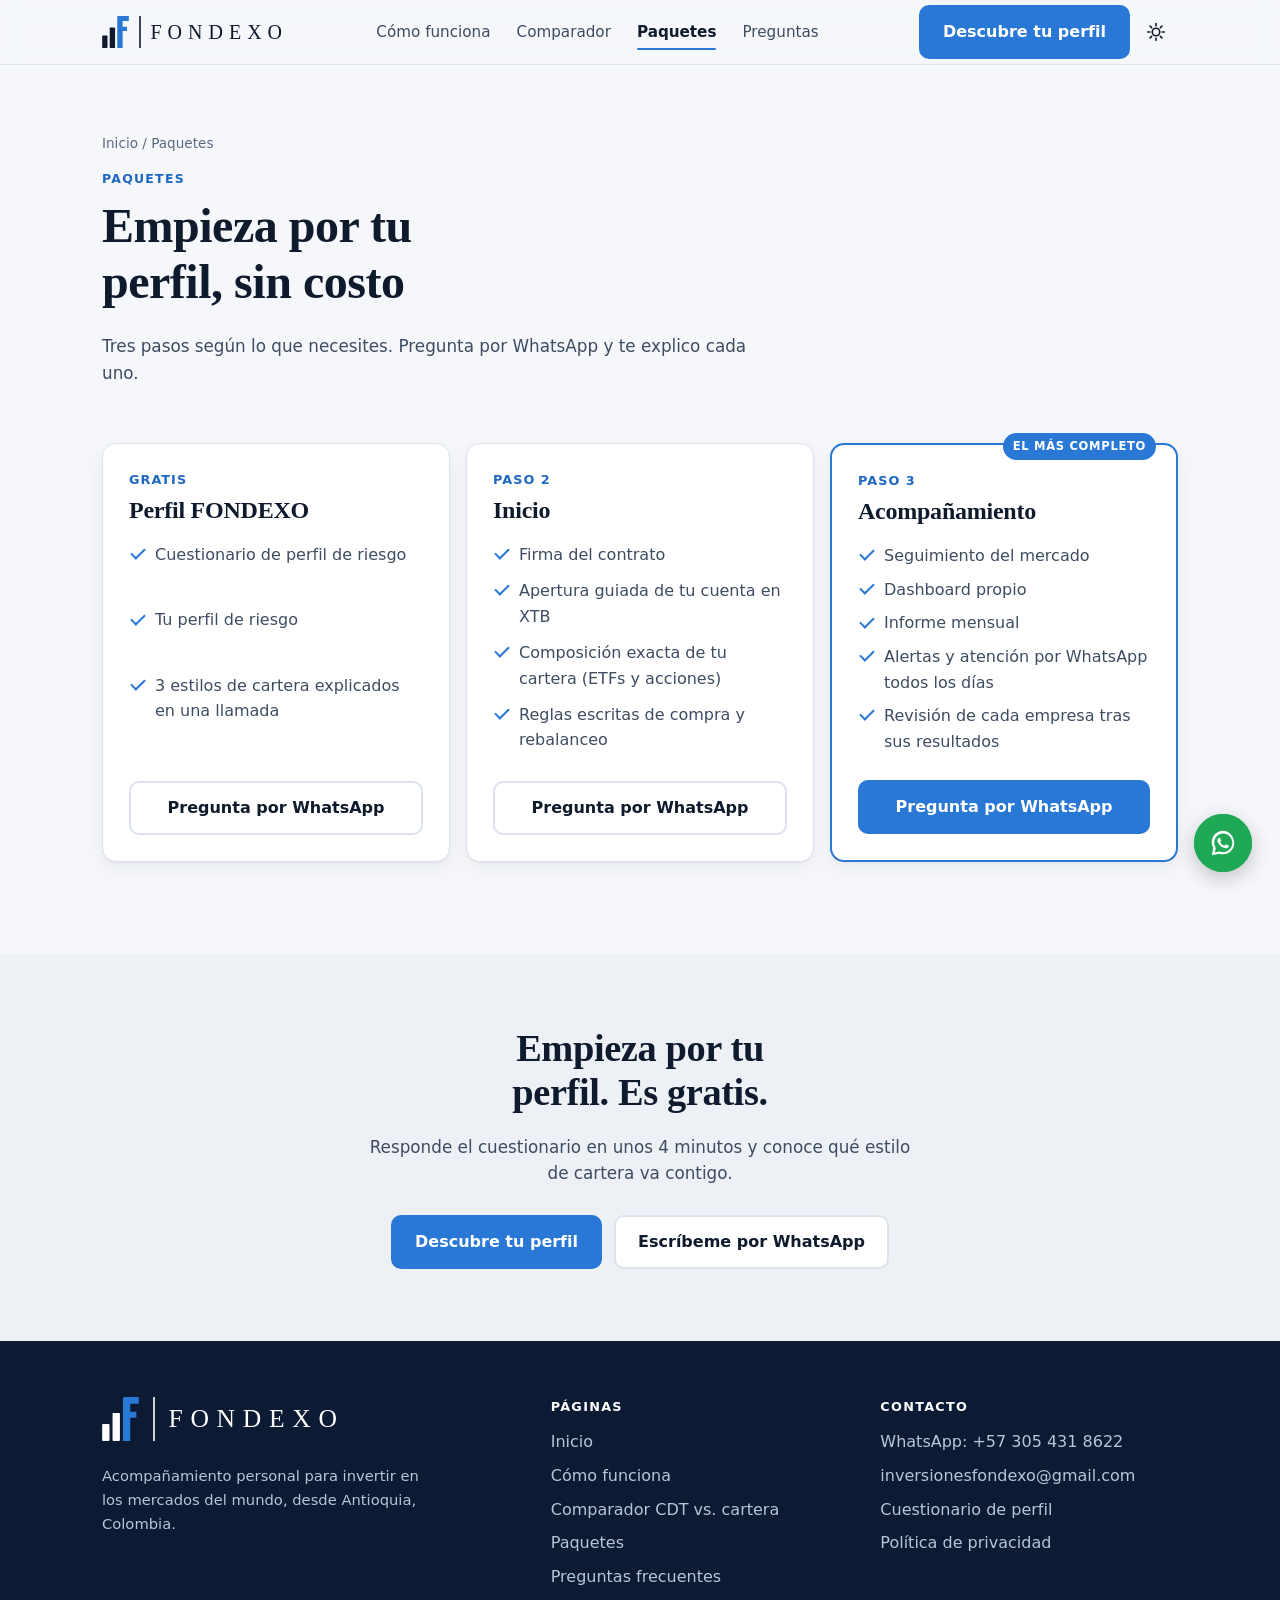
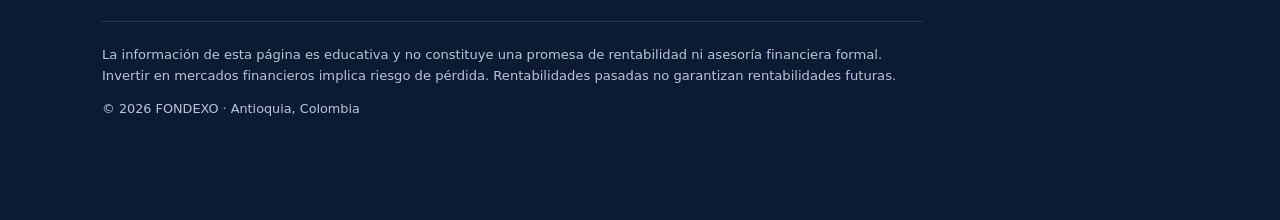
<file: paquetes.html>
<!doctype html>
<html lang="es">
<head>
  <meta charset="utf-8">
  <meta name="viewport" content="width=device-width, initial-scale=1">
  <!-- Seguridad: solo se permite cargar código de este sitio y de las fuentes indicadas.
       Si agregas un servicio externo nuevo (por ejemplo, analítica), hay que añadirlo aquí. -->
  <meta http-equiv="Content-Security-Policy" content="default-src 'self'; script-src 'self' https://cdnjs.cloudflare.com 'sha256-riGINQblPiwxWGmU2zGmns96p5WS0EuC+lwhCp7DwRI='; style-src 'self' 'unsafe-inline' https://fonts.googleapis.com; font-src https://fonts.gstatic.com; img-src 'self' data:; connect-src 'self'; object-src 'none'; base-uri 'self'; form-action 'none'; upgrade-insecure-requests">
  <meta name="referrer" content="strict-origin-when-cross-origin">
  <title>Paquetes | FONDEXO</title>
  <meta name="description" content="Paquetes de FONDEXO: Perfil gratis con 3 estilos de cartera, Inicio con apertura guiada en XTB y contrato, y Acompañamiento con seguimiento e informe mensual.">
  <meta name="theme-color" content="#0d1a33">
  <link rel="canonical" href="https://fondexo.github.io/paquetes.html">

  <!-- Vista previa al compartir (WhatsApp, Facebook…). Si cambias de dirección (ej. fondexo.co), cámbiala aquí. -->
  <meta property="og:type" content="website">
  <meta property="og:locale" content="es_CO">
  <meta property="og:site_name" content="FONDEXO">
  <meta property="og:title" content="Paquetes | FONDEXO">
  <meta property="og:description" content="Paquetes de FONDEXO: Perfil gratis con 3 estilos de cartera, Inicio con apertura guiada en XTB y contrato, y Acompañamiento con seguimiento e informe mensual.">
  <meta property="og:url" content="https://fondexo.github.io/paquetes.html">
  <meta property="og:image" content="https://fondexo.github.io/imagen-compartir.png">
  <meta property="og:image:width" content="1200">
  <meta property="og:image:height" content="630">
  <meta property="og:image:alt" content="FONDEXO: inversión global con acompañamiento personal">
  <meta name="twitter:card" content="summary_large_image">
  <meta name="twitter:image" content="https://fondexo.github.io/imagen-compartir.png">

  <link rel="icon" href="data:image/svg+xml,%3Csvg xmlns='http://www.w3.org/2000/svg' viewBox='0 0 64 64'%3E%3Crect width='64' height='64' rx='14' fill='%230d1a33'/%3E%3Cg transform='translate(13 12) scale(.56)'%3E%3Crect x='0' y='44' width='12' height='28' rx='1.5' fill='white'/%3E%3Crect x='17' y='26' width='12' height='46' rx='1.5' fill='white'/%3E%3Cpath d='M34 72V2.5Q34 0 36.5 0H60v11H46v13h10v10H46v38z' fill='%232a78d6'/%3E%3C/g%3E%3C/svg%3E">
  <link rel="apple-touch-icon" href="icono-180.png">
  <link rel="preconnect" href="https://fonts.googleapis.com">
  <link rel="preconnect" href="https://fonts.gstatic.com" crossorigin>
  <link href="https://fonts.googleapis.com/css2?family=Fraunces:opsz,wght@9..144,500;9..144,600;9..144,700&family=Inter:wght@400;500;600;700&display=swap" rel="stylesheet">
  <link rel="stylesheet" href="estilos.css?v=5">
  <script>
    try { var t = localStorage.getItem('fondexo-tema'); if (t) document.documentElement.setAttribute('data-theme', t); } catch (e) {}
  </script>
</head>
<body>
<a class="saltar" href="#contenido">Saltar al contenido</a>

<!-- ===================== MENÚ (igual en todas las páginas) ===================== -->
<header class="cabecera">
  <div class="contenedor cabecera__fila">
    <a href="./" class="logo" aria-label="FONDEXO, ir al inicio"><svg class="logo__icono" width="27" height="32" viewBox="0 0 60 72" aria-hidden="true"><rect x="0" y="44" width="12" height="28" rx="1.5"/><rect x="17" y="26" width="12" height="46" rx="1.5"/><path class="logo__f" d="M34 72V2.5Q34 0 36.5 0H60v11H46v13h10v10H46v38z"/></svg><span class="logo__div" aria-hidden="true"></span><span class="logo__texto">FONDEXO</span></a>
    <nav class="menu" id="menu" aria-label="Páginas">
      <a class="menu__solo-movil" href="./">Inicio</a>
      <a href="como-funciona.html">Cómo funciona</a>
      <a href="comparador.html">Comparador</a>
      <a href="paquetes.html" aria-current="page">Paquetes</a>
      <a href="preguntas.html">Preguntas</a>
      <a class="btn btn--primario menu__solo-movil menu__cta" href="https://claude.ai/artifact/ASpzH1uYoMm1E4fBkif9DN" target="_blank" rel="noopener">Descubre tu perfil</a>
    </nav>
    <div class="cabecera__acciones">
      <a class="btn btn--primario cabecera__cta" href="https://claude.ai/artifact/ASpzH1uYoMm1E4fBkif9DN" target="_blank" rel="noopener">Descubre tu perfil</a>
      <button class="btn-icono" id="btn-tema" type="button" aria-label="Cambiar entre modo claro y oscuro">
        <svg class="icono-sol" viewBox="0 0 24 24" width="20" height="20" aria-hidden="true"><circle cx="12" cy="12" r="4.5" fill="none" stroke="currentColor" stroke-width="2"/><path d="M12 2v2.5M12 19.5V22M2 12h2.5M19.5 12H22M4.9 4.9l1.8 1.8M17.3 17.3l1.8 1.8M4.9 19.1l1.8-1.8M17.3 6.7l1.8-1.8" stroke="currentColor" stroke-width="2" stroke-linecap="round"/></svg>
        <svg class="icono-luna" viewBox="0 0 24 24" width="20" height="20" aria-hidden="true"><path d="M20 14.5A8.5 8.5 0 0 1 9.5 4a8.5 8.5 0 1 0 10.5 10.5z" fill="none" stroke="currentColor" stroke-width="2" stroke-linejoin="round"/></svg>
      </button>
      <button class="btn-icono btn-menu" id="btn-menu" type="button" aria-label="Abrir menú" aria-expanded="false" aria-controls="menu">
        <svg viewBox="0 0 24 24" width="22" height="22" aria-hidden="true"><path d="M4 7h16M4 12h16M4 17h16" stroke="currentColor" stroke-width="2" stroke-linecap="round"/></svg>
      </button>
    </div>
  </div>
</header>

<main id="contenido">

<section class="cab-pagina">
  <div class="contenedor">
    <p class="miga"><a href="./">Inicio</a> / Paquetes</p>
    <p class="etiqueta">Paquetes</p>
    <h1>Empieza por tu perfil, sin costo</h1>
    <p class="intro">Tres pasos según lo que necesites. Pregunta por WhatsApp y te explico cada uno.</p>
  </div>
</section>

<section id="paquetes" class="seccion">
  <div class="contenedor">
    <div class="rejilla rejilla--3 paquetes">
      <article class="paquete revelar">
        <p class="paquete__precio">Gratis</p>
        <h3>Perfil FONDEXO</h3>
        <ul>
          <li>Cuestionario de perfil de riesgo</li>
          <li>Tu perfil de riesgo</li>
          <li>3 estilos de cartera explicados en una llamada</li>
        </ul>
        <a class="btn btn--secundario" href="https://wa.me/573054318622?text=Hola%2C%20quiero%20saber%20m%C3%A1s%20sobre%20FONDEXO%20(paquete%20Perfil%20FONDEXO)" target="_blank" rel="noopener">Pregunta por WhatsApp</a>
      </article>
      <article class="paquete revelar" style="--d:.1s">
        <p class="paquete__precio">Paso 2</p>
        <h3>Inicio</h3>
        <ul>
          <li>Firma del contrato</li>
          <li>Apertura guiada de tu cuenta en XTB</li>
          <li>Composición exacta de tu cartera (ETFs y acciones)</li>
          <li>Reglas escritas de compra y rebalanceo</li>
        </ul>
        <a class="btn btn--secundario" href="https://wa.me/573054318622?text=Hola%2C%20quiero%20saber%20m%C3%A1s%20sobre%20FONDEXO%20(paquete%20Inicio)" target="_blank" rel="noopener">Pregunta por WhatsApp</a>
      </article>
      <article class="paquete paquete--destacado revelar" style="--d:.2s">
        <span class="paquete__cinta">El más completo</span>
        <p class="paquete__precio">Paso 3</p>
        <h3>Acompañamiento</h3>
        <ul>
          <li>Seguimiento del mercado</li>
          <li>Dashboard propio</li>
          <li>Informe mensual</li>
          <li>Alertas y atención por WhatsApp todos los días</li>
          <li>Revisión de cada empresa tras sus resultados</li>
        </ul>
        <a class="btn btn--primario" href="https://wa.me/573054318622?text=Hola%2C%20quiero%20saber%20m%C3%A1s%20sobre%20FONDEXO%20(paquete%20Acompa%C3%B1amiento)" target="_blank" rel="noopener">Pregunta por WhatsApp</a>
      </article>
    </div>
  </div>
</section>


<section class="seccion seccion--alterna final">
  <div class="contenedor revelar">
    <h2>Empieza por tu perfil. Es gratis.</h2>
    <p class="intro">Responde el cuestionario en unos 4 minutos y conoce qué estilo de cartera va contigo.</p>
    <div class="botones">
      <a class="btn btn--primario" href="https://claude.ai/artifact/ASpzH1uYoMm1E4fBkif9DN" target="_blank" rel="noopener">Descubre tu perfil</a>
      <a class="btn btn--secundario" href="https://wa.me/573054318622?text=Hola%2C%20quiero%20saber%20m%C3%A1s%20sobre%20FONDEXO" target="_blank" rel="noopener">Escríbeme por WhatsApp</a>
    </div>
  </div>
</section>
</main>

<!-- ===================== PIE DE PÁGINA (igual en todas las páginas) ===================== -->
<footer class="pie">
  <div class="contenedor">
    <div class="pie__rejilla">
      <div>
        <a href="./" class="logo logo--pie" aria-label="FONDEXO, ir al inicio"><svg class="logo__icono" width="27" height="32" viewBox="0 0 60 72" aria-hidden="true"><rect x="0" y="44" width="12" height="28" rx="1.5"/><rect x="17" y="26" width="12" height="46" rx="1.5"/><path class="logo__f" d="M34 72V2.5Q34 0 36.5 0H60v11H46v13h10v10H46v38z"/></svg><span class="logo__div" aria-hidden="true"></span><span class="logo__texto">FONDEXO</span></a>
        <p class="pie__lema">Acompañamiento personal para invertir en los mercados del mundo, desde Antioquia, Colombia.</p>
      </div>
      <div>
        <p class="pie__titulo">Páginas</p>
        <ul>
          <li><a href="./">Inicio</a></li>
          <li><a href="como-funciona.html">Cómo funciona</a></li>
          <li><a href="comparador.html">Comparador CDT vs. cartera</a></li>
          <li><a href="paquetes.html">Paquetes</a></li>
          <li><a href="preguntas.html">Preguntas frecuentes</a></li>
        </ul>
      </div>
      <div>
        <p class="pie__titulo">Contacto</p>
        <ul>
          <li><a href="https://wa.me/573054318622?text=Hola%2C%20quiero%20saber%20m%C3%A1s%20sobre%20FONDEXO" target="_blank" rel="noopener">WhatsApp: +57 305 431 8622</a></li>
          <li><a href="mailto:inversionesfondexo@gmail.com">inversionesfondexo@gmail.com</a></li>
          <li><a href="https://claude.ai/artifact/ASpzH1uYoMm1E4fBkif9DN" target="_blank" rel="noopener">Cuestionario de perfil</a></li>
          <li><a href="privacidad.html">Política de privacidad</a></li>
        </ul>
      </div>
    </div>
    <p class="pie__legal">La información de esta página es educativa y no constituye una promesa de rentabilidad ni asesoría financiera formal. Invertir en mercados financieros implica riesgo de pérdida. Rentabilidades pasadas no garantizan rentabilidades futuras.</p>
    <p class="pie__copia">© <span id="anio">2026</span> FONDEXO · Antioquia, Colombia</p>
  </div>
</footer>

<!-- Botón flotante de WhatsApp -->
<a class="whatsapp-flotante" href="https://wa.me/573054318622?text=Hola%2C%20quiero%20saber%20m%C3%A1s%20sobre%20FONDEXO" target="_blank" rel="noopener" aria-label="Escríbeme por WhatsApp">
  <svg viewBox="0 0 32 32" width="30" height="30" aria-hidden="true"><path fill="currentColor" d="M16.04 3C9.4 3 4 8.4 4 15.04c0 2.12.56 4.2 1.62 6.02L4 29l8.13-1.6a12 12 0 0 0 3.9.66h.01C22.67 28.06 28 22.66 28 16.03 28 9.4 22.67 3 16.04 3zm0 22.9h-.01c-1.24 0-2.46-.25-3.6-.72l-.26-.11-4.82.95.98-4.7-.17-.28a9.86 9.86 0 0 1-1.5-5.2c0-5.47 4.45-9.92 9.39-9.92 5.47 0 9.9 4.45 9.9 9.92 0 5.6-4.44 10.06-9.91 10.06zm5.43-7.42c-.3-.15-1.76-.87-2.03-.97-.27-.1-.47-.15-.67.15-.2.3-.77.97-.94 1.17-.17.2-.35.22-.65.07-.3-.15-1.26-.46-2.4-1.48-.89-.79-1.49-1.77-1.66-2.07-.17-.3-.02-.46.13-.61.13-.13.3-.35.45-.52.15-.17.2-.3.3-.5.1-.2.05-.37-.02-.52-.08-.15-.67-1.62-.92-2.22-.24-.58-.49-.5-.67-.51h-.57c-.2 0-.52.07-.8.37-.27.3-1.04 1.02-1.04 2.48s1.07 2.88 1.22 3.08c.15.2 2.1 3.2 5.08 4.49.71.31 1.26.49 1.7.63.71.23 1.36.2 1.87.12.57-.09 1.76-.72 2-1.41.25-.7.25-1.29.18-1.41-.07-.13-.27-.2-.57-.35z"/></svg>
</a>
<script src="sitio.js?v=5" defer></script>
</body>
</html>
</file>
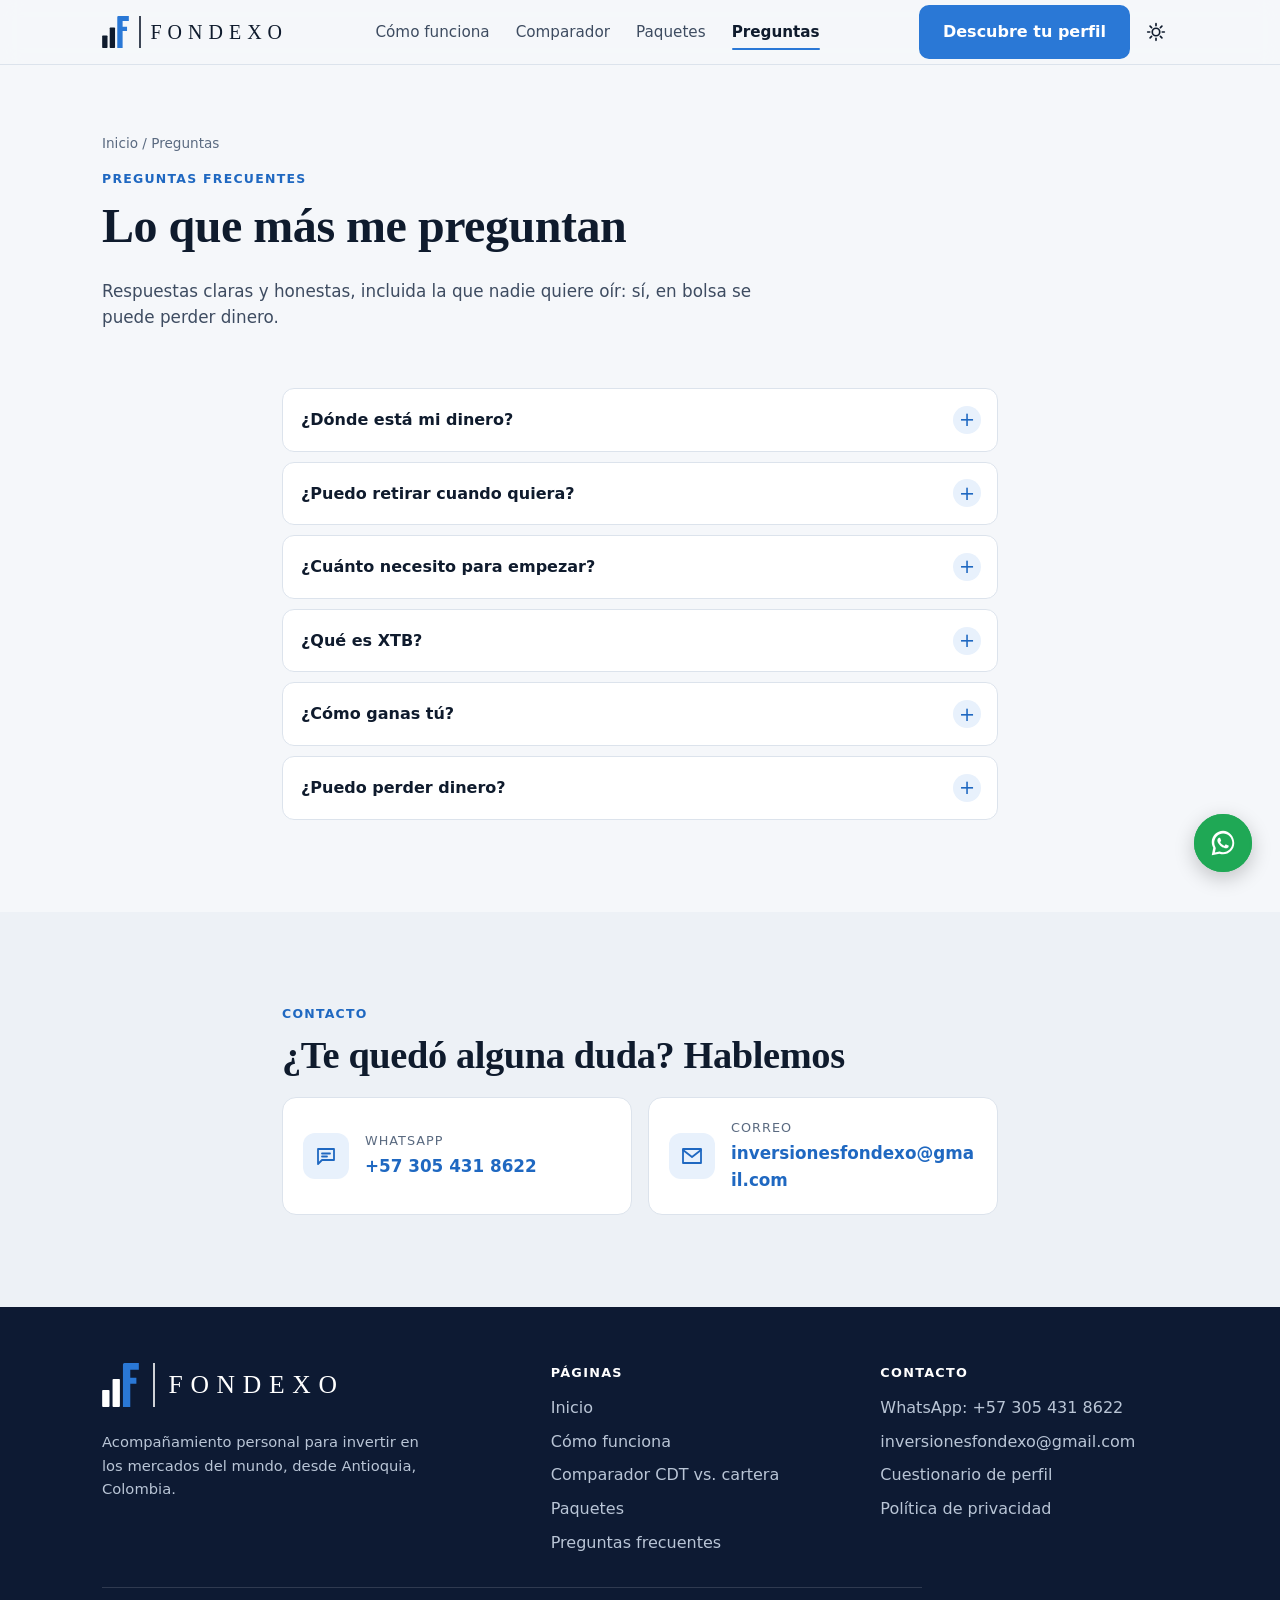
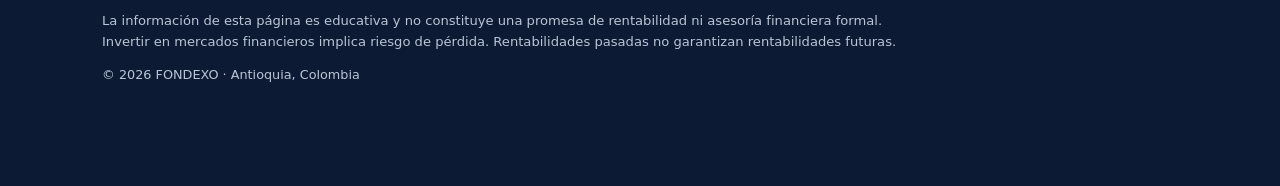
<file: preguntas.html>
<!doctype html>
<html lang="es">
<head>
  <meta charset="utf-8">
  <meta name="viewport" content="width=device-width, initial-scale=1">
  <!-- Seguridad: solo se permite cargar código de este sitio y de las fuentes indicadas.
       Si agregas un servicio externo nuevo (por ejemplo, analítica), hay que añadirlo aquí. -->
  <meta http-equiv="Content-Security-Policy" content="default-src 'self'; script-src 'self' https://cdnjs.cloudflare.com 'sha256-riGINQblPiwxWGmU2zGmns96p5WS0EuC+lwhCp7DwRI='; style-src 'self' 'unsafe-inline' https://fonts.googleapis.com; font-src https://fonts.gstatic.com; img-src 'self' data:; connect-src 'self'; object-src 'none'; base-uri 'self'; form-action 'none'; upgrade-insecure-requests">
  <meta name="referrer" content="strict-origin-when-cross-origin">
  <title>Preguntas frecuentes | FONDEXO</title>
  <meta name="description" content="Respuestas claras: dónde está tu dinero, cómo retirar, cuánto necesitas para empezar, qué es XTB, cómo gana FONDEXO y si puedes perder dinero.">
  <meta name="theme-color" content="#0d1a33">
  <link rel="canonical" href="https://fondexo.github.io/preguntas.html">

  <!-- Vista previa al compartir (WhatsApp, Facebook…). Si cambias de dirección (ej. fondexo.co), cámbiala aquí. -->
  <meta property="og:type" content="website">
  <meta property="og:locale" content="es_CO">
  <meta property="og:site_name" content="FONDEXO">
  <meta property="og:title" content="Preguntas frecuentes | FONDEXO">
  <meta property="og:description" content="Respuestas claras: dónde está tu dinero, cómo retirar, cuánto necesitas para empezar, qué es XTB, cómo gana FONDEXO y si puedes perder dinero.">
  <meta property="og:url" content="https://fondexo.github.io/preguntas.html">
  <meta property="og:image" content="https://fondexo.github.io/imagen-compartir.png">
  <meta property="og:image:width" content="1200">
  <meta property="og:image:height" content="630">
  <meta property="og:image:alt" content="FONDEXO: inversión global con acompañamiento personal">
  <meta name="twitter:card" content="summary_large_image">
  <meta name="twitter:image" content="https://fondexo.github.io/imagen-compartir.png">

  <link rel="icon" href="data:image/svg+xml,%3Csvg xmlns='http://www.w3.org/2000/svg' viewBox='0 0 64 64'%3E%3Crect width='64' height='64' rx='14' fill='%230d1a33'/%3E%3Cg transform='translate(13 12) scale(.56)'%3E%3Crect x='0' y='44' width='12' height='28' rx='1.5' fill='white'/%3E%3Crect x='17' y='26' width='12' height='46' rx='1.5' fill='white'/%3E%3Cpath d='M34 72V2.5Q34 0 36.5 0H60v11H46v13h10v10H46v38z' fill='%232a78d6'/%3E%3C/g%3E%3C/svg%3E">
  <link rel="apple-touch-icon" href="icono-180.png">
  <link rel="preconnect" href="https://fonts.googleapis.com">
  <link rel="preconnect" href="https://fonts.gstatic.com" crossorigin>
  <link href="https://fonts.googleapis.com/css2?family=Fraunces:opsz,wght@9..144,500;9..144,600;9..144,700&family=Inter:wght@400;500;600;700&display=swap" rel="stylesheet">
  <link rel="stylesheet" href="estilos.css?v=5">
  <script>
    try { var t = localStorage.getItem('fondexo-tema'); if (t) document.documentElement.setAttribute('data-theme', t); } catch (e) {}
  </script>
</head>
<body>
<a class="saltar" href="#contenido">Saltar al contenido</a>

<!-- ===================== MENÚ (igual en todas las páginas) ===================== -->
<header class="cabecera">
  <div class="contenedor cabecera__fila">
    <a href="./" class="logo" aria-label="FONDEXO, ir al inicio"><svg class="logo__icono" width="27" height="32" viewBox="0 0 60 72" aria-hidden="true"><rect x="0" y="44" width="12" height="28" rx="1.5"/><rect x="17" y="26" width="12" height="46" rx="1.5"/><path class="logo__f" d="M34 72V2.5Q34 0 36.5 0H60v11H46v13h10v10H46v38z"/></svg><span class="logo__div" aria-hidden="true"></span><span class="logo__texto">FONDEXO</span></a>
    <nav class="menu" id="menu" aria-label="Páginas">
      <a class="menu__solo-movil" href="./">Inicio</a>
      <a href="como-funciona.html">Cómo funciona</a>
      <a href="comparador.html">Comparador</a>
      <a href="paquetes.html">Paquetes</a>
      <a href="preguntas.html" aria-current="page">Preguntas</a>
      <a class="btn btn--primario menu__solo-movil menu__cta" href="https://claude.ai/artifact/ASpzH1uYoMm1E4fBkif9DN" target="_blank" rel="noopener">Descubre tu perfil</a>
    </nav>
    <div class="cabecera__acciones">
      <a class="btn btn--primario cabecera__cta" href="https://claude.ai/artifact/ASpzH1uYoMm1E4fBkif9DN" target="_blank" rel="noopener">Descubre tu perfil</a>
      <button class="btn-icono" id="btn-tema" type="button" aria-label="Cambiar entre modo claro y oscuro">
        <svg class="icono-sol" viewBox="0 0 24 24" width="20" height="20" aria-hidden="true"><circle cx="12" cy="12" r="4.5" fill="none" stroke="currentColor" stroke-width="2"/><path d="M12 2v2.5M12 19.5V22M2 12h2.5M19.5 12H22M4.9 4.9l1.8 1.8M17.3 17.3l1.8 1.8M4.9 19.1l1.8-1.8M17.3 6.7l1.8-1.8" stroke="currentColor" stroke-width="2" stroke-linecap="round"/></svg>
        <svg class="icono-luna" viewBox="0 0 24 24" width="20" height="20" aria-hidden="true"><path d="M20 14.5A8.5 8.5 0 0 1 9.5 4a8.5 8.5 0 1 0 10.5 10.5z" fill="none" stroke="currentColor" stroke-width="2" stroke-linejoin="round"/></svg>
      </button>
      <button class="btn-icono btn-menu" id="btn-menu" type="button" aria-label="Abrir menú" aria-expanded="false" aria-controls="menu">
        <svg viewBox="0 0 24 24" width="22" height="22" aria-hidden="true"><path d="M4 7h16M4 12h16M4 17h16" stroke="currentColor" stroke-width="2" stroke-linecap="round"/></svg>
      </button>
    </div>
  </div>
</header>

<main id="contenido">

<section class="cab-pagina">
  <div class="contenedor">
    <p class="miga"><a href="./">Inicio</a> / Preguntas</p>
    <p class="etiqueta">Preguntas frecuentes</p>
    <h1>Lo que más me preguntan</h1>
    <p class="intro">Respuestas claras y honestas, incluida la que nadie quiere oír: sí, en bolsa se puede perder dinero.</p>
  </div>
</section>

<section id="preguntas" class="seccion">
  <div class="contenedor contenedor--estrecho">
    <div class="faq revelar">
      <details>
        <summary>¿Dónde está mi dinero?</summary>
        <p>En tu propia cuenta en XTB, un bróker internacional regulado en el exterior, abierta a tu nombre. El dinero nunca pasa por mis manos: tú depositas directamente en tu cuenta.</p>
      </details>
      <details>
        <summary>¿Puedo retirar cuando quiera?</summary>
        <p>Sí. La cuenta es tuya: puedes verla 24/7 y solicitar retiros cuando quieras directamente en XTB.</p>
      </details>
      <details>
        <summary>¿Cuánto necesito para empezar?</summary>
        <p>Desde 600 USD de capital inicial. Además puedes hacer aportes mensuales si quieres.</p>
      </details>
      <details>
        <summary>¿Qué es XTB?</summary>
        <p>XTB es un bróker internacional que te da acceso a acciones y ETFs de todo el mundo. Está regulado por autoridades financieras fuera de Colombia, no por la Superintendencia Financiera de Colombia. Al abrir tu cuenta, los documentos de XTB indican qué entidad y qué regulador te corresponden. Tú abres la cuenta a tu nombre y yo te guío en el proceso.</p>
      </details>
      <details>
        <summary>¿Cómo ganas tú?</summary>
        <p>Solo gano si tú ganas. Las condiciones exactas quedan escritas en el contrato que firmamos las dos partes. Escríbeme por WhatsApp y te las explico.</p>
      </details>
      <details>
        <summary>¿Puedo perder dinero?</summary>
        <p>Sí. Invertir en bolsa tiene riesgo y hay años negativos, a veces muy negativos. Por eso recomiendo invertir con un plazo mínimo de 3 años (ideal 5), con dinero que no vayas a necesitar pronto, y en una cartera acorde a tu perfil. Si necesitas el dinero en poco tiempo, un CDT probablemente es mejor opción.</p>
      </details>
    </div>
  </div>
</section>


<section class="seccion seccion--alterna" id="contacto">
  <div class="contenedor contenedor--estrecho">
    <div class="revelar"><p class="etiqueta">Contacto</p><h2>¿Te quedó alguna duda? Hablemos</h2></div>
    <ul class="rejilla rejilla--2 contacto">
      <li class="revelar"><a class="contacto__item" href="https://wa.me/573054318622?text=Hola%2C%20quiero%20saber%20m%C3%A1s%20sobre%20FONDEXO" target="_blank" rel="noopener"><span class="icono-caja"><svg width="24" height="24" viewBox="0 0 24 24" fill="none" stroke="currentColor" stroke-width="1.8" stroke-linecap="round" stroke-linejoin="round" aria-hidden="true"><path d="M4 5h16v11H8l-4 4z"/><path d="M8 9.5h8"/><path d="M8 12.5h5"/></svg></span><div><span class="contacto__tipo">WhatsApp</span><span class="contacto__dato">+57 305 431 8622</span></div></a></li>
      <li class="revelar" style="--d:.1s"><a class="contacto__item" href="mailto:inversionesfondexo@gmail.com"><span class="icono-caja"><svg width="24" height="24" viewBox="0 0 24 24" fill="none" stroke="currentColor" stroke-width="1.8" stroke-linecap="round" stroke-linejoin="round" aria-hidden="true"><path d="M3 5h18v14H3z"/><path d="M3 6l9 7 9-7"/></svg></span><div><span class="contacto__tipo">Correo</span><span class="contacto__dato">inversionesfondexo@gmail.com</span></div></a></li>
    </ul>
  </div>
</section>
</main>

<!-- ===================== PIE DE PÁGINA (igual en todas las páginas) ===================== -->
<footer class="pie">
  <div class="contenedor">
    <div class="pie__rejilla">
      <div>
        <a href="./" class="logo logo--pie" aria-label="FONDEXO, ir al inicio"><svg class="logo__icono" width="27" height="32" viewBox="0 0 60 72" aria-hidden="true"><rect x="0" y="44" width="12" height="28" rx="1.5"/><rect x="17" y="26" width="12" height="46" rx="1.5"/><path class="logo__f" d="M34 72V2.5Q34 0 36.5 0H60v11H46v13h10v10H46v38z"/></svg><span class="logo__div" aria-hidden="true"></span><span class="logo__texto">FONDEXO</span></a>
        <p class="pie__lema">Acompañamiento personal para invertir en los mercados del mundo, desde Antioquia, Colombia.</p>
      </div>
      <div>
        <p class="pie__titulo">Páginas</p>
        <ul>
          <li><a href="./">Inicio</a></li>
          <li><a href="como-funciona.html">Cómo funciona</a></li>
          <li><a href="comparador.html">Comparador CDT vs. cartera</a></li>
          <li><a href="paquetes.html">Paquetes</a></li>
          <li><a href="preguntas.html">Preguntas frecuentes</a></li>
        </ul>
      </div>
      <div>
        <p class="pie__titulo">Contacto</p>
        <ul>
          <li><a href="https://wa.me/573054318622?text=Hola%2C%20quiero%20saber%20m%C3%A1s%20sobre%20FONDEXO" target="_blank" rel="noopener">WhatsApp: +57 305 431 8622</a></li>
          <li><a href="mailto:inversionesfondexo@gmail.com">inversionesfondexo@gmail.com</a></li>
          <li><a href="https://claude.ai/artifact/ASpzH1uYoMm1E4fBkif9DN" target="_blank" rel="noopener">Cuestionario de perfil</a></li>
          <li><a href="privacidad.html">Política de privacidad</a></li>
        </ul>
      </div>
    </div>
    <p class="pie__legal">La información de esta página es educativa y no constituye una promesa de rentabilidad ni asesoría financiera formal. Invertir en mercados financieros implica riesgo de pérdida. Rentabilidades pasadas no garantizan rentabilidades futuras.</p>
    <p class="pie__copia">© <span id="anio">2026</span> FONDEXO · Antioquia, Colombia</p>
  </div>
</footer>

<!-- Botón flotante de WhatsApp -->
<a class="whatsapp-flotante" href="https://wa.me/573054318622?text=Hola%2C%20quiero%20saber%20m%C3%A1s%20sobre%20FONDEXO" target="_blank" rel="noopener" aria-label="Escríbeme por WhatsApp">
  <svg viewBox="0 0 32 32" width="30" height="30" aria-hidden="true"><path fill="currentColor" d="M16.04 3C9.4 3 4 8.4 4 15.04c0 2.12.56 4.2 1.62 6.02L4 29l8.13-1.6a12 12 0 0 0 3.9.66h.01C22.67 28.06 28 22.66 28 16.03 28 9.4 22.67 3 16.04 3zm0 22.9h-.01c-1.24 0-2.46-.25-3.6-.72l-.26-.11-4.82.95.98-4.7-.17-.28a9.86 9.86 0 0 1-1.5-5.2c0-5.47 4.45-9.92 9.39-9.92 5.47 0 9.9 4.45 9.9 9.92 0 5.6-4.44 10.06-9.91 10.06zm5.43-7.42c-.3-.15-1.76-.87-2.03-.97-.27-.1-.47-.15-.67.15-.2.3-.77.97-.94 1.17-.17.2-.35.22-.65.07-.3-.15-1.26-.46-2.4-1.48-.89-.79-1.49-1.77-1.66-2.07-.17-.3-.02-.46.13-.61.13-.13.3-.35.45-.52.15-.17.2-.3.3-.5.1-.2.05-.37-.02-.52-.08-.15-.67-1.62-.92-2.22-.24-.58-.49-.5-.67-.51h-.57c-.2 0-.52.07-.8.37-.27.3-1.04 1.02-1.04 2.48s1.07 2.88 1.22 3.08c.15.2 2.1 3.2 5.08 4.49.71.31 1.26.49 1.7.63.71.23 1.36.2 1.87.12.57-.09 1.76-.72 2-1.41.25-.7.25-1.29.18-1.41-.07-.13-.27-.2-.57-.35z"/></svg>
</a>
<script src="sitio.js?v=5" defer></script>
</body>
</html>
</file>
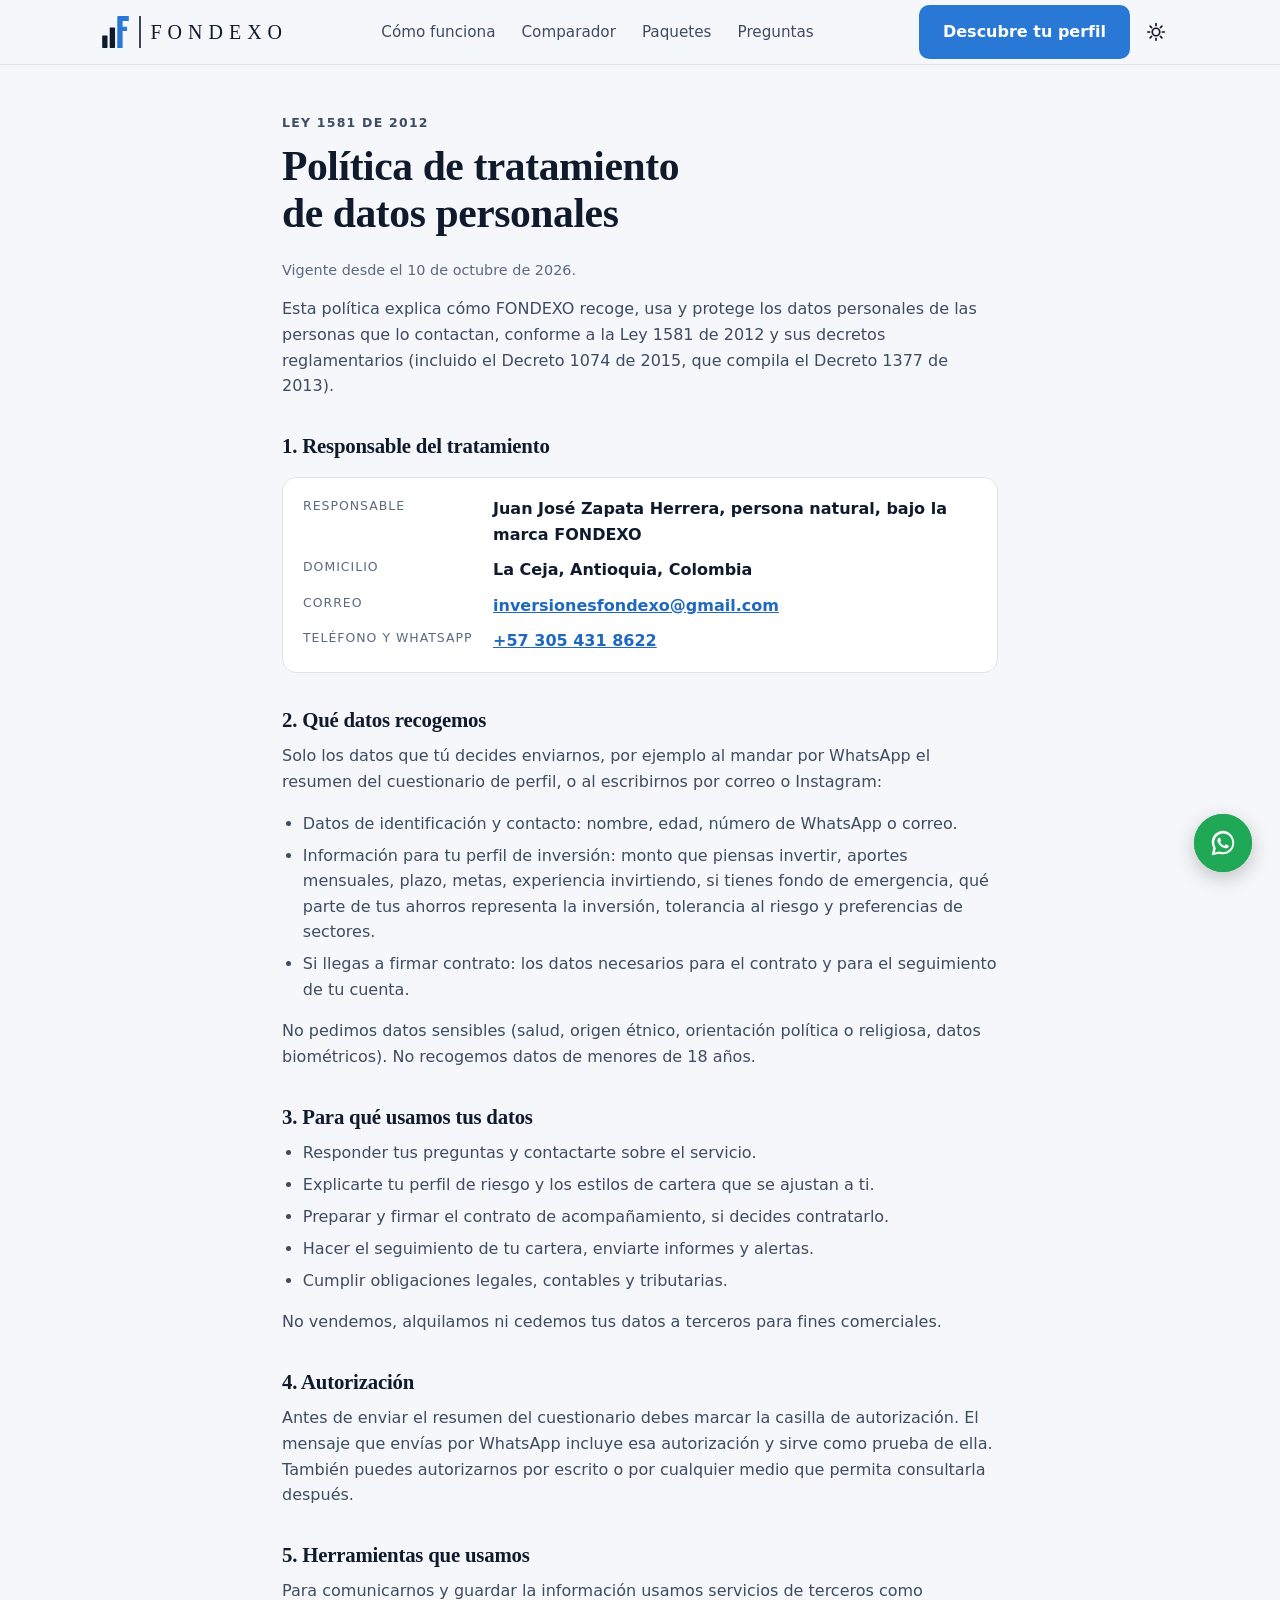
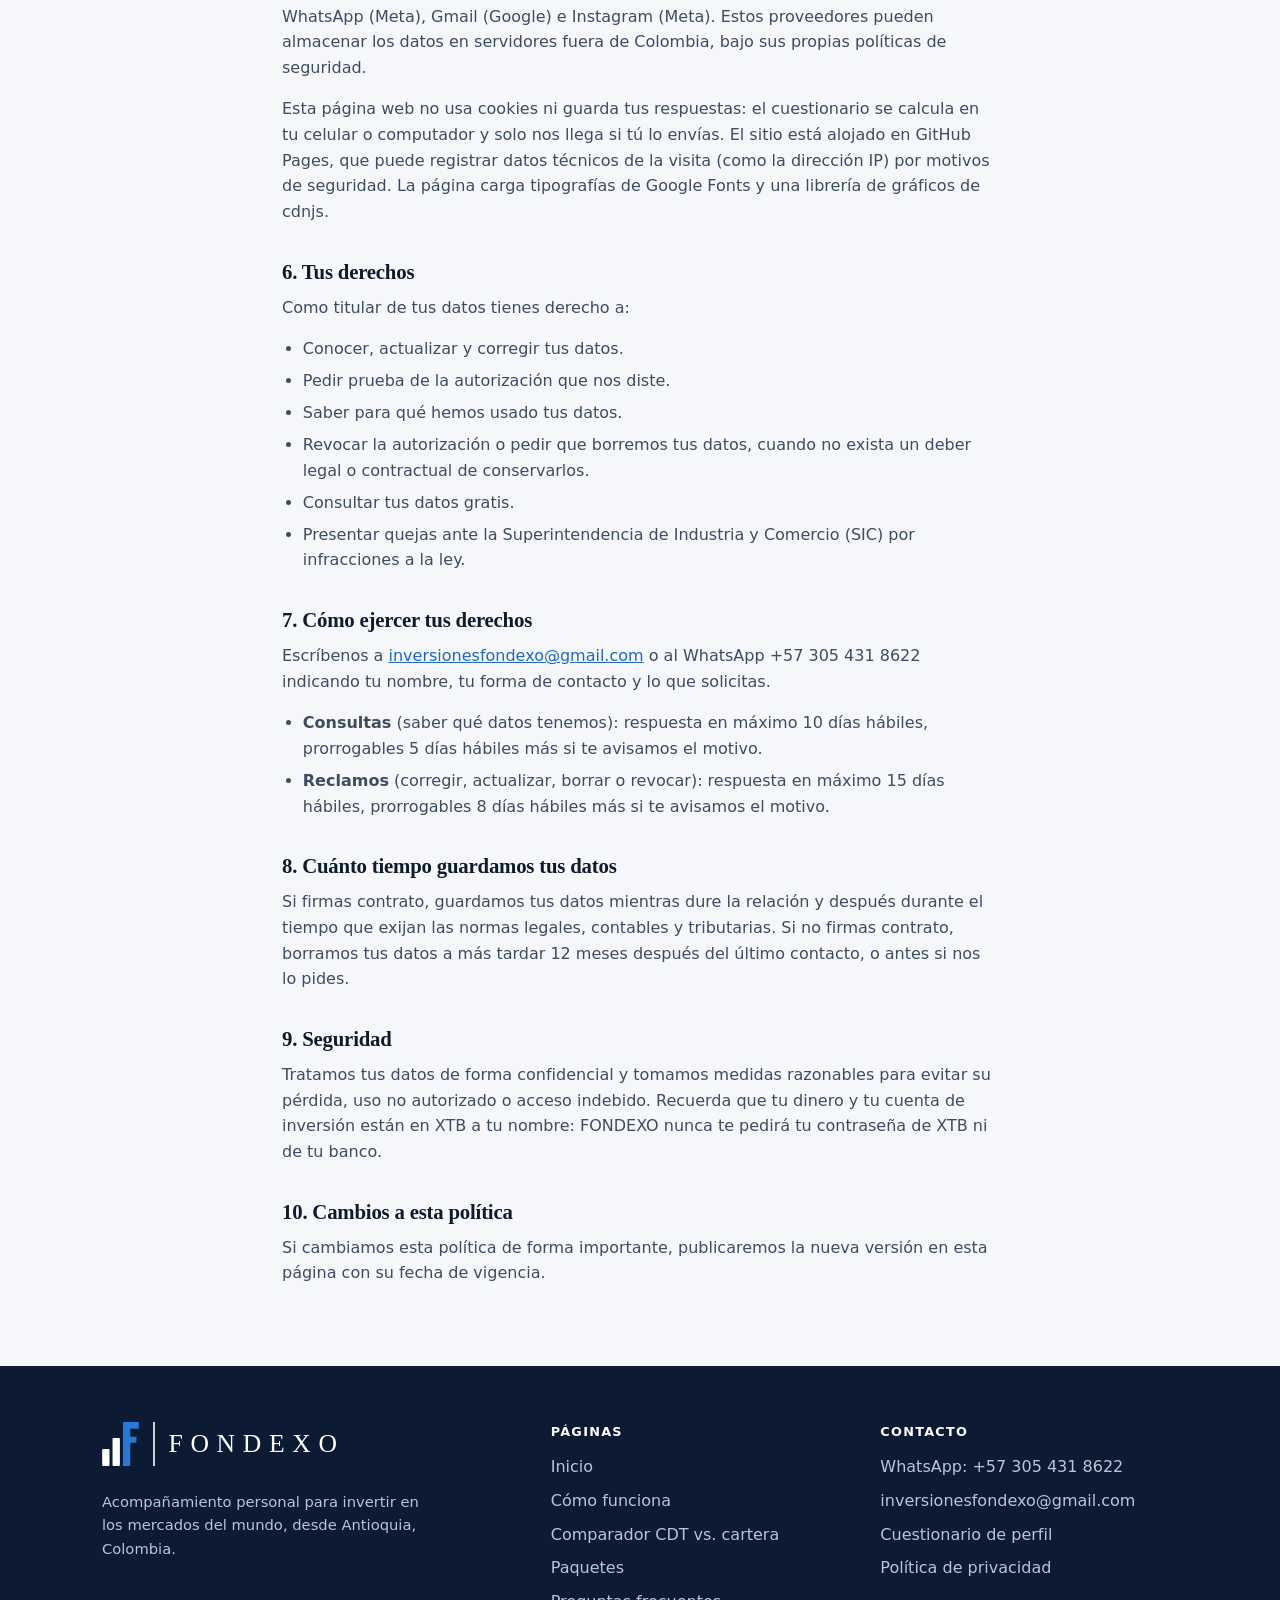
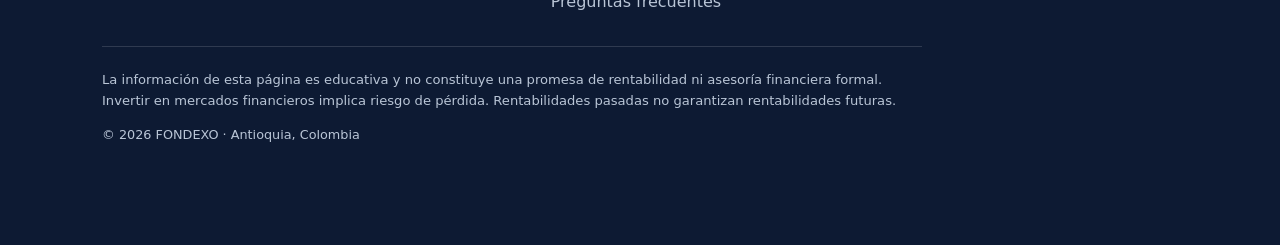
<file: privacidad.html>
<!doctype html>
<html lang="es">
<head>
  <meta charset="utf-8">
  <meta name="viewport" content="width=device-width, initial-scale=1">
  <!-- Seguridad: solo se permite cargar código de este sitio y de las fuentes indicadas.
       Si agregas un servicio externo nuevo (por ejemplo, analítica), hay que añadirlo aquí. -->
  <meta http-equiv="Content-Security-Policy" content="default-src 'self'; script-src 'self' https://cdnjs.cloudflare.com 'sha256-riGINQblPiwxWGmU2zGmns96p5WS0EuC+lwhCp7DwRI='; style-src 'self' 'unsafe-inline' https://fonts.googleapis.com; font-src https://fonts.gstatic.com; img-src 'self' data:; connect-src 'self'; object-src 'none'; base-uri 'self'; form-action 'none'; upgrade-insecure-requests">
  <meta name="referrer" content="strict-origin-when-cross-origin">
  <title>Política de privacidad | FONDEXO</title>
  <meta name="description" content="Política de tratamiento de datos personales de FONDEXO, conforme a la Ley 1581 de 2012.">
  <meta name="theme-color" content="#0d1a33">
  <link rel="canonical" href="https://fondexo.github.io/privacidad.html">

  <!-- Vista previa al compartir (WhatsApp, Facebook…). Si cambias de dirección (ej. fondexo.co), cámbiala aquí. -->
  <meta property="og:type" content="website">
  <meta property="og:locale" content="es_CO">
  <meta property="og:site_name" content="FONDEXO">
  <meta property="og:title" content="Política de privacidad | FONDEXO">
  <meta property="og:description" content="Política de tratamiento de datos personales de FONDEXO, conforme a la Ley 1581 de 2012.">
  <meta property="og:url" content="https://fondexo.github.io/privacidad.html">
  <meta property="og:image" content="https://fondexo.github.io/imagen-compartir.png">
  <meta property="og:image:width" content="1200">
  <meta property="og:image:height" content="630">
  <meta property="og:image:alt" content="FONDEXO: inversión global con acompañamiento personal">
  <meta name="twitter:card" content="summary_large_image">
  <meta name="twitter:image" content="https://fondexo.github.io/imagen-compartir.png">

  <link rel="icon" href="data:image/svg+xml,%3Csvg xmlns='http://www.w3.org/2000/svg' viewBox='0 0 64 64'%3E%3Crect width='64' height='64' rx='14' fill='%230d1a33'/%3E%3Cg transform='translate(13 12) scale(.56)'%3E%3Crect x='0' y='44' width='12' height='28' rx='1.5' fill='white'/%3E%3Crect x='17' y='26' width='12' height='46' rx='1.5' fill='white'/%3E%3Cpath d='M34 72V2.5Q34 0 36.5 0H60v11H46v13h10v10H46v38z' fill='%232a78d6'/%3E%3C/g%3E%3C/svg%3E">
  <link rel="apple-touch-icon" href="icono-180.png">
  <link rel="preconnect" href="https://fonts.googleapis.com">
  <link rel="preconnect" href="https://fonts.gstatic.com" crossorigin>
  <link href="https://fonts.googleapis.com/css2?family=Fraunces:opsz,wght@9..144,500;9..144,600;9..144,700&family=Inter:wght@400;500;600;700&display=swap" rel="stylesheet">
  <link rel="stylesheet" href="estilos.css?v=5">
  <script>
    try { var t = localStorage.getItem('fondexo-tema'); if (t) document.documentElement.setAttribute('data-theme', t); } catch (e) {}
  </script>
  <style>
    .legal { padding: 48px 0 64px; }
    .legal h1 { font-size: clamp(1.8rem, 6vw, 2.6rem); max-width: 20ch; }
    .legal h2 { font-size: 1.3rem; margin: 2.2rem 0 .7rem; }
    .legal p, .legal li { color: var(--tinta-2); }
    .legal ul { list-style: disc; padding-left: 1.3rem; display: grid; gap: .4rem; margin-bottom: 1em; }
    .legal .fecha { color: var(--tinta-suave); font-size: .9rem; }
    .ficha { background: var(--superficie); border: 1px solid var(--linea); border-radius: var(--radio); padding: 18px 20px; margin: 1.2rem 0; }
    .ficha dl { display: grid; grid-template-columns: 1fr; gap: 10px; margin: 0; }
    .ficha dt { font-size: .78rem; text-transform: uppercase; letter-spacing: .08em; color: var(--tinta-suave); }
    .ficha dd { margin: 0; font-weight: 600; overflow-wrap: anywhere; }
    @media (min-width: 640px) { .ficha dl { grid-template-columns: 180px 1fr; } }
  </style>
</head>
<body>
<a class="saltar" href="#contenido">Saltar al contenido</a>

<!-- ===================== MENÚ (igual en todas las páginas) ===================== -->
<header class="cabecera">
  <div class="contenedor cabecera__fila">
    <a href="./" class="logo" aria-label="FONDEXO, ir al inicio"><svg class="logo__icono" width="27" height="32" viewBox="0 0 60 72" aria-hidden="true"><rect x="0" y="44" width="12" height="28" rx="1.5"/><rect x="17" y="26" width="12" height="46" rx="1.5"/><path class="logo__f" d="M34 72V2.5Q34 0 36.5 0H60v11H46v13h10v10H46v38z"/></svg><span class="logo__div" aria-hidden="true"></span><span class="logo__texto">FONDEXO</span></a>
    <nav class="menu" id="menu" aria-label="Páginas">
      <a class="menu__solo-movil" href="./">Inicio</a>
      <a href="como-funciona.html">Cómo funciona</a>
      <a href="comparador.html">Comparador</a>
      <a href="paquetes.html">Paquetes</a>
      <a href="preguntas.html">Preguntas</a>
      <a class="btn btn--primario menu__solo-movil menu__cta" href="https://claude.ai/artifact/ASpzH1uYoMm1E4fBkif9DN" target="_blank" rel="noopener">Descubre tu perfil</a>
    </nav>
    <div class="cabecera__acciones">
      <a class="btn btn--primario cabecera__cta" href="https://claude.ai/artifact/ASpzH1uYoMm1E4fBkif9DN" target="_blank" rel="noopener">Descubre tu perfil</a>
      <button class="btn-icono" id="btn-tema" type="button" aria-label="Cambiar entre modo claro y oscuro">
        <svg class="icono-sol" viewBox="0 0 24 24" width="20" height="20" aria-hidden="true"><circle cx="12" cy="12" r="4.5" fill="none" stroke="currentColor" stroke-width="2"/><path d="M12 2v2.5M12 19.5V22M2 12h2.5M19.5 12H22M4.9 4.9l1.8 1.8M17.3 17.3l1.8 1.8M4.9 19.1l1.8-1.8M17.3 6.7l1.8-1.8" stroke="currentColor" stroke-width="2" stroke-linecap="round"/></svg>
        <svg class="icono-luna" viewBox="0 0 24 24" width="20" height="20" aria-hidden="true"><path d="M20 14.5A8.5 8.5 0 0 1 9.5 4a8.5 8.5 0 1 0 10.5 10.5z" fill="none" stroke="currentColor" stroke-width="2" stroke-linejoin="round"/></svg>
      </button>
      <button class="btn-icono btn-menu" id="btn-menu" type="button" aria-label="Abrir menú" aria-expanded="false" aria-controls="menu">
        <svg viewBox="0 0 24 24" width="22" height="22" aria-hidden="true"><path d="M4 7h16M4 12h16M4 17h16" stroke="currentColor" stroke-width="2" stroke-linecap="round"/></svg>
      </button>
    </div>
  </div>
</header>

<main id="contenido">
<div class="legal">
  <div class="contenedor contenedor--estrecho">
    <p class="etiqueta">Ley 1581 de 2012</p>
    <h1>Política de tratamiento de datos personales</h1>
    <p class="fecha">Vigente desde el 10 de octubre de 2026.</p>

    <p>Esta política explica cómo FONDEXO recoge, usa y protege los datos personales de las personas que lo contactan, conforme a la Ley 1581 de 2012 y sus decretos reglamentarios (incluido el Decreto 1074 de 2015, que compila el Decreto 1377 de 2013).</p>

    <h2>1. Responsable del tratamiento</h2>
    <div class="ficha">
      <dl>
        <dt>Responsable</dt><dd>Juan José Zapata Herrera, persona natural, bajo la marca FONDEXO</dd>
        <dt>Domicilio</dt><dd>La Ceja, Antioquia, Colombia</dd>
        <dt>Correo</dt><dd><a href="mailto:inversionesfondexo@gmail.com">inversionesfondexo@gmail.com</a></dd>
        <dt>Teléfono y WhatsApp</dt><dd><a href="https://wa.me/573054318622" target="_blank" rel="noopener">+57 305 431 8622</a></dd>
      </dl>
    </div>

    <h2>2. Qué datos recogemos</h2>
    <p>Solo los datos que tú decides enviarnos, por ejemplo al mandar por WhatsApp el resumen del cuestionario de perfil, o al escribirnos por correo o Instagram:</p>
    <ul>
      <li>Datos de identificación y contacto: nombre, edad, número de WhatsApp o correo.</li>
      <li>Información para tu perfil de inversión: monto que piensas invertir, aportes mensuales, plazo, metas, experiencia invirtiendo, si tienes fondo de emergencia, qué parte de tus ahorros representa la inversión, tolerancia al riesgo y preferencias de sectores.</li>
      <li>Si llegas a firmar contrato: los datos necesarios para el contrato y para el seguimiento de tu cuenta.</li>
    </ul>
    <p>No pedimos datos sensibles (salud, origen étnico, orientación política o religiosa, datos biométricos). No recogemos datos de menores de 18 años.</p>

    <h2>3. Para qué usamos tus datos</h2>
    <ul>
      <li>Responder tus preguntas y contactarte sobre el servicio.</li>
      <li>Explicarte tu perfil de riesgo y los estilos de cartera que se ajustan a ti.</li>
      <li>Preparar y firmar el contrato de acompañamiento, si decides contratarlo.</li>
      <li>Hacer el seguimiento de tu cartera, enviarte informes y alertas.</li>
      <li>Cumplir obligaciones legales, contables y tributarias.</li>
    </ul>
    <p>No vendemos, alquilamos ni cedemos tus datos a terceros para fines comerciales.</p>

    <h2>4. Autorización</h2>
    <p>Antes de enviar el resumen del cuestionario debes marcar la casilla de autorización. El mensaje que envías por WhatsApp incluye esa autorización y sirve como prueba de ella. También puedes autorizarnos por escrito o por cualquier medio que permita consultarla después.</p>

    <h2>5. Herramientas que usamos</h2>
    <p>Para comunicarnos y guardar la información usamos servicios de terceros como WhatsApp (Meta), Gmail (Google) e Instagram (Meta). Estos proveedores pueden almacenar los datos en servidores fuera de Colombia, bajo sus propias políticas de seguridad.</p>
    <p>Esta página web no usa cookies ni guarda tus respuestas: el cuestionario se calcula en tu celular o computador y solo nos llega si tú lo envías. El sitio está alojado en GitHub Pages, que puede registrar datos técnicos de la visita (como la dirección IP) por motivos de seguridad. La página carga tipografías de Google Fonts y una librería de gráficos de cdnjs.</p>

    <h2>6. Tus derechos</h2>
    <p>Como titular de tus datos tienes derecho a:</p>
    <ul>
      <li>Conocer, actualizar y corregir tus datos.</li>
      <li>Pedir prueba de la autorización que nos diste.</li>
      <li>Saber para qué hemos usado tus datos.</li>
      <li>Revocar la autorización o pedir que borremos tus datos, cuando no exista un deber legal o contractual de conservarlos.</li>
      <li>Consultar tus datos gratis.</li>
      <li>Presentar quejas ante la Superintendencia de Industria y Comercio (SIC) por infracciones a la ley.</li>
    </ul>

    <h2>7. Cómo ejercer tus derechos</h2>
    <p>Escríbenos a <a href="mailto:inversionesfondexo@gmail.com">inversionesfondexo@gmail.com</a> o al WhatsApp +57 305 431 8622 indicando tu nombre, tu forma de contacto y lo que solicitas.</p>
    <ul>
      <li><strong>Consultas</strong> (saber qué datos tenemos): respuesta en máximo 10 días hábiles, prorrogables 5 días hábiles más si te avisamos el motivo.</li>
      <li><strong>Reclamos</strong> (corregir, actualizar, borrar o revocar): respuesta en máximo 15 días hábiles, prorrogables 8 días hábiles más si te avisamos el motivo.</li>
    </ul>

    <h2>8. Cuánto tiempo guardamos tus datos</h2>
    <p>Si firmas contrato, guardamos tus datos mientras dure la relación y después durante el tiempo que exijan las normas legales, contables y tributarias. Si no firmas contrato, borramos tus datos a más tardar 12 meses después del último contacto, o antes si nos lo pides.</p>

    <h2>9. Seguridad</h2>
    <p>Tratamos tus datos de forma confidencial y tomamos medidas razonables para evitar su pérdida, uso no autorizado o acceso indebido. Recuerda que tu dinero y tu cuenta de inversión están en XTB a tu nombre: FONDEXO nunca te pedirá tu contraseña de XTB ni de tu banco.</p>

    <h2>10. Cambios a esta política</h2>
    <p>Si cambiamos esta política de forma importante, publicaremos la nueva versión en esta página con su fecha de vigencia.</p>
  </div>
</div>
</main>

<!-- ===================== PIE DE PÁGINA (igual en todas las páginas) ===================== -->
<footer class="pie">
  <div class="contenedor">
    <div class="pie__rejilla">
      <div>
        <a href="./" class="logo logo--pie" aria-label="FONDEXO, ir al inicio"><svg class="logo__icono" width="27" height="32" viewBox="0 0 60 72" aria-hidden="true"><rect x="0" y="44" width="12" height="28" rx="1.5"/><rect x="17" y="26" width="12" height="46" rx="1.5"/><path class="logo__f" d="M34 72V2.5Q34 0 36.5 0H60v11H46v13h10v10H46v38z"/></svg><span class="logo__div" aria-hidden="true"></span><span class="logo__texto">FONDEXO</span></a>
        <p class="pie__lema">Acompañamiento personal para invertir en los mercados del mundo, desde Antioquia, Colombia.</p>
      </div>
      <div>
        <p class="pie__titulo">Páginas</p>
        <ul>
          <li><a href="./">Inicio</a></li>
          <li><a href="como-funciona.html">Cómo funciona</a></li>
          <li><a href="comparador.html">Comparador CDT vs. cartera</a></li>
          <li><a href="paquetes.html">Paquetes</a></li>
          <li><a href="preguntas.html">Preguntas frecuentes</a></li>
        </ul>
      </div>
      <div>
        <p class="pie__titulo">Contacto</p>
        <ul>
          <li><a href="https://wa.me/573054318622?text=Hola%2C%20quiero%20saber%20m%C3%A1s%20sobre%20FONDEXO" target="_blank" rel="noopener">WhatsApp: +57 305 431 8622</a></li>
          <li><a href="mailto:inversionesfondexo@gmail.com">inversionesfondexo@gmail.com</a></li>
          <li><a href="https://claude.ai/artifact/ASpzH1uYoMm1E4fBkif9DN" target="_blank" rel="noopener">Cuestionario de perfil</a></li>
          <li><a href="privacidad.html">Política de privacidad</a></li>
        </ul>
      </div>
    </div>
    <p class="pie__legal">La información de esta página es educativa y no constituye una promesa de rentabilidad ni asesoría financiera formal. Invertir en mercados financieros implica riesgo de pérdida. Rentabilidades pasadas no garantizan rentabilidades futuras.</p>
    <p class="pie__copia">© <span id="anio">2026</span> FONDEXO · Antioquia, Colombia</p>
  </div>
</footer>

<!-- Botón flotante de WhatsApp -->
<a class="whatsapp-flotante" href="https://wa.me/573054318622?text=Hola%2C%20quiero%20saber%20m%C3%A1s%20sobre%20FONDEXO" target="_blank" rel="noopener" aria-label="Escríbeme por WhatsApp">
  <svg viewBox="0 0 32 32" width="30" height="30" aria-hidden="true"><path fill="currentColor" d="M16.04 3C9.4 3 4 8.4 4 15.04c0 2.12.56 4.2 1.62 6.02L4 29l8.13-1.6a12 12 0 0 0 3.9.66h.01C22.67 28.06 28 22.66 28 16.03 28 9.4 22.67 3 16.04 3zm0 22.9h-.01c-1.24 0-2.46-.25-3.6-.72l-.26-.11-4.82.95.98-4.7-.17-.28a9.86 9.86 0 0 1-1.5-5.2c0-5.47 4.45-9.92 9.39-9.92 5.47 0 9.9 4.45 9.9 9.92 0 5.6-4.44 10.06-9.91 10.06zm5.43-7.42c-.3-.15-1.76-.87-2.03-.97-.27-.1-.47-.15-.67.15-.2.3-.77.97-.94 1.17-.17.2-.35.22-.65.07-.3-.15-1.26-.46-2.4-1.48-.89-.79-1.49-1.77-1.66-2.07-.17-.3-.02-.46.13-.61.13-.13.3-.35.45-.52.15-.17.2-.3.3-.5.1-.2.05-.37-.02-.52-.08-.15-.67-1.62-.92-2.22-.24-.58-.49-.5-.67-.51h-.57c-.2 0-.52.07-.8.37-.27.3-1.04 1.02-1.04 2.48s1.07 2.88 1.22 3.08c.15.2 2.1 3.2 5.08 4.49.71.31 1.26.49 1.7.63.71.23 1.36.2 1.87.12.57-.09 1.76-.72 2-1.41.25-.7.25-1.29.18-1.41-.07-.13-.27-.2-.57-.35z"/></svg>
</a>
<script src="sitio.js?v=5" defer></script>
</body>
</html>
</file>
<file: estilos.css>
/* =========================================================
   FONDEXO · estilos
   Los colores están todos aquí arriba. Para cambiar el azul
   principal, cambia --azul (modo claro) y --azul (modo oscuro).
   ========================================================= */

:root {
  --azul: #2a78d6;          /* color principal */
  --azul-logo: #2a78d6;     /* la F del logo: igual en modo claro y oscuro */
  --azul-texto: #1f68c1;    /* azul para textos pequeños (se lee mejor) */
  --azul-hover: #1f63b8;
  --azul-suave: #e8f1fc;
  --fondo: #f5f7fa;
  --fondo-alterno: #edf1f6;
  --superficie: #ffffff;
  --tinta: #0f1b2d;
  --tinta-2: #3e4c61;
  --tinta-suave: #5a6a80;
  --linea: #dce3ec;
  --alerta-fondo: #fff4e0;
  --alerta-tinta: #7a4a00;
  --alerta-borde: #f0c470;
  --whatsapp: #1fa855;

  /* bandas azul marino (casi iguales en claro y oscuro) */
  --marino: #0d1a33;
  --marino-tinta: #ffffff;
  --marino-suave: #b9c5d6;
  --marino-linea: rgba(255, 255, 255, .14);
  --marino-acento: #8fbdf6;

  /* colores del gráfico del comparador */
  --g-cdt: #c46a14;
  --g-cartera: #2a78d6;
  --g-franja: rgba(42, 120, 214, 0.16);
  --g-malo: #8e44a8;
  --g-rejilla: #e6ebf2;
  --g-hist: #12866b;
  --hist-fondo: #e9f6f1;
  --hist-tinta: #0e6b55;

  --sombra: 0 1px 2px rgba(15, 27, 45, .05), 0 6px 20px rgba(15, 27, 45, .06);
  --sombra-alta: 0 2px 4px rgba(15, 27, 45, .06), 0 14px 34px rgba(15, 27, 45, .10);
  --radio: 14px;
  --fuente-titulos: "Fraunces", Georgia, "Times New Roman", serif;
  --fuente-texto: "Inter", system-ui, -apple-system, "Segoe UI", Roboto, sans-serif;
  color-scheme: light;
}

/* Modo oscuro: automático según el celular/computador… */
@media (prefers-color-scheme: dark) {
  :root:not([data-theme="light"]) {
    --azul: #5b9cf0; --azul-texto: #7cb1f4; --azul-hover: #7cb1f4; --azul-suave: #15253d;
    --fondo: #0b121e; --fondo-alterno: #0f1827; --superficie: #131d2e;
    --tinta: #e9eef6; --tinta-2: #b9c5d6; --tinta-suave: #8e9db2; --linea: #24324a;
    --alerta-fondo: #2c2110; --alerta-tinta: #f3cf8e; --alerta-borde: #6b4d17;
    --marino: #0f1c36;
    --g-cdt: #e6914a; --g-cartera: #5b9cf0; --g-franja: rgba(91, 156, 240, 0.20); --g-malo: #c286d6; --g-rejilla: #1f2b3f; --g-hist: #45c29d; --hist-fondo: #0f2a24; --hist-tinta: #6fd8b6;
    --sombra: 0 1px 2px rgba(0, 0, 0, .3); --sombra-alta: 0 10px 30px rgba(0, 0, 0, .4);
    color-scheme: dark;
  }
}
/* …o elegido con el botón de luna/sol */
:root[data-theme="dark"] {
  --azul: #5b9cf0; --azul-texto: #7cb1f4; --azul-hover: #7cb1f4; --azul-suave: #15253d;
  --fondo: #0b121e; --fondo-alterno: #0f1827; --superficie: #131d2e;
  --tinta: #e9eef6; --tinta-2: #b9c5d6; --tinta-suave: #8e9db2; --linea: #24324a;
  --alerta-fondo: #2c2110; --alerta-tinta: #f3cf8e; --alerta-borde: #6b4d17;
  --marino: #0f1c36;
  --g-cdt: #e6914a; --g-cartera: #5b9cf0; --g-franja: rgba(91, 156, 240, 0.20); --g-malo: #c286d6; --g-rejilla: #1f2b3f; --g-hist: #45c29d; --hist-fondo: #0f2a24; --hist-tinta: #6fd8b6;
  --sombra: 0 1px 2px rgba(0, 0, 0, .3); --sombra-alta: 0 10px 30px rgba(0, 0, 0, .4);
  color-scheme: dark;
}

/* ---------- Base ---------- */
*, *::before, *::after { box-sizing: border-box; }
html { scroll-behavior: smooth; scroll-padding-top: 80px; -webkit-text-size-adjust: 100%; }
body {
  margin: 0; background: var(--fondo); color: var(--tinta);
  font-family: var(--fuente-texto); font-size: 16px; line-height: 1.6; overflow-x: hidden;
}
h1, h2, h3 { font-family: var(--fuente-titulos); line-height: 1.15; margin: 0 0 .5em; font-weight: 600; letter-spacing: -.01em; text-wrap: balance; }
h1 { font-size: clamp(2rem, 7vw, 3.4rem); }
h2 { font-size: clamp(1.6rem, 5vw, 2.4rem); margin-bottom: 1.2rem; }
h3 { font-size: 1.15rem; }
p { margin: 0 0 1em; }
a { color: var(--azul-texto); }
ul, ol { margin: 0; padding: 0; list-style: none; }
img, svg { display: block; }
:focus-visible { outline: 3px solid var(--azul); outline-offset: 2px; border-radius: 4px; }

.contenedor { width: 100%; max-width: 1140px; margin: 0 auto; padding: 0 16px; }
.contenedor--estrecho { max-width: 780px; }
@media (min-width: 768px) { .contenedor { padding: 0 32px; } }

.saltar { position: absolute; left: -999px; top: 8px; background: var(--superficie); padding: 8px 12px; z-index: 100; }
.saltar:focus { left: 8px; }

.etiqueta { font-size: .78rem; font-weight: 600; letter-spacing: .1em; text-transform: uppercase; color: var(--azul-texto); margin-bottom: .6rem; }
.intro { color: var(--tinta-2); max-width: 680px; font-size: 1.05rem; }

/* Transición suave entre páginas (en navegadores que la soportan) */
@view-transition { navigation: auto; }
main { animation: entrar .45s ease both; }
@keyframes entrar { from { opacity: 0; transform: translateY(8px); } to { opacity: 1; transform: none; } }

/* Aparecer al bajar: solo si el JavaScript cargó (si no, todo se ve normal) */
.js .revelar { opacity: 0; transform: translateY(22px); transition: opacity .7s ease, transform .7s cubic-bezier(.2,.7,.2,1); transition-delay: var(--d, 0s); }
.js .revelar.visible { opacity: 1; transform: none; }

/* ---------- Logo ---------- */
/* Ícono: dos barras que suben y una F (en azul). Texto con letras espaciadas. */
.logo { display: inline-flex; align-items: center; gap: 10px; color: var(--tinta); text-decoration: none; }
.logo__icono { width: 27px; height: 32px; fill: currentColor; flex: none; }
.logo__f { fill: var(--azul-logo); }
.logo__div { width: 1.5px; height: 32px; background: currentColor; opacity: .8; flex: none; }
.logo__texto { font-family: var(--fuente-titulos); font-weight: 500; font-size: 1.25rem; letter-spacing: .3em; margin-right: -.3em; line-height: 1; }

/* ---------- Cabecera y menú ---------- */
.cabecera {
  position: sticky; top: 0; z-index: 50;
  background: color-mix(in srgb, var(--fondo) 88%, transparent);
  backdrop-filter: saturate(1.4) blur(10px); -webkit-backdrop-filter: saturate(1.4) blur(10px);
  border-bottom: 1px solid var(--linea);
}
.cabecera__fila { display: flex; align-items: center; justify-content: space-between; height: 64px; gap: 16px; }
.cabecera__acciones { display: flex; gap: 4px; align-items: center; }
.btn-icono { display: inline-grid; place-items: center; width: 44px; height: 44px; border: 0; border-radius: 10px; background: transparent; color: var(--tinta); cursor: pointer; }
.btn-icono:hover { background: var(--azul-suave); }
.icono-luna { display: none; }
:root[data-theme="dark"] .icono-sol { display: none; }
:root[data-theme="dark"] .icono-luna { display: block; }
@media (prefers-color-scheme: dark) {
  :root:not([data-theme="light"]) .icono-sol { display: none; }
  :root:not([data-theme="light"]) .icono-luna { display: block; }
}
.cabecera__cta { display: none !important; }

.menu {
  position: absolute; top: 64px; left: 0; right: 0; display: none; flex-direction: column;
  background: var(--superficie); border-bottom: 1px solid var(--linea); padding: 8px 16px 16px; box-shadow: var(--sombra);
}
.menu.abierto { display: flex; animation: entrar .25s ease both; }
.menu a { color: var(--tinta); text-decoration: none; font-weight: 500; padding: 13px 4px; border-bottom: 1px solid var(--linea); }
.menu a:last-child { border-bottom: 0; }
.menu a[aria-current="page"] { color: var(--azul-texto); font-weight: 600; }
.menu .menu__cta { margin-top: 12px; border: 2px solid var(--azul); color: #fff; padding: 12px 22px; font-weight: 600; }
:root[data-theme="dark"] .menu .menu__cta { color: #08111f; }
@media (prefers-color-scheme: dark) { :root:not([data-theme="light"]) .menu .menu__cta { color: #08111f; } }
@media (min-width: 960px) {
  .menu .menu__solo-movil { display: none; }
  .menu { position: static; display: flex; flex-direction: row; gap: 2px; background: none; border: 0; padding: 0; box-shadow: none; }
  .menu a { border: 0; padding: 8px 12px; font-size: .95rem; color: var(--tinta-2); border-radius: 8px; position: relative; }
  .menu a:hover { color: var(--tinta); background: var(--azul-suave); }
  .menu a[aria-current="page"] { color: var(--tinta); background: none; }
  .menu a[aria-current="page"]::after { content: ""; position: absolute; left: 12px; right: 12px; bottom: 2px; height: 2px; border-radius: 2px; background: var(--azul); }
  .btn-menu { display: none; }
  .cabecera__cta { display: inline-flex !important; min-height: 40px; padding: 8px 16px; font-size: .92rem; margin-left: 6px; }
}

/* ---------- Botones ---------- */
.botones { display: flex; flex-wrap: wrap; gap: 12px; }
.btn {
  display: inline-flex; align-items: center; justify-content: center; gap: 8px;
  min-height: 48px; padding: 12px 22px; border-radius: 10px;
  font-weight: 600; font-size: 1rem; text-decoration: none; text-align: center;
  transition: background-color .15s, border-color .15s, color .15s, transform .15s, box-shadow .15s;
}
.btn:hover { transform: translateY(-1px); }
.btn--primario { background: var(--azul); color: #fff; border: 2px solid var(--azul); }
.btn--primario:hover { background: var(--azul-hover); border-color: var(--azul-hover); box-shadow: 0 6px 18px rgba(42, 120, 214, .28); }
:root[data-theme="dark"] .btn--primario { color: #08111f; }
@media (prefers-color-scheme: dark) { :root:not([data-theme="light"]) .btn--primario { color: #08111f; } }
.btn--secundario { background: var(--superficie); color: var(--tinta); border: 2px solid var(--linea); }
.btn--secundario:hover { border-color: var(--azul); color: var(--azul-texto); }
.btn--claro { background: #fff; color: #0d1a33; border: 2px solid #fff; }
.btn--claro:hover { background: #e8f1fc; border-color: #e8f1fc; }
.btn--borde-claro { background: transparent; color: #fff; border: 2px solid rgba(255,255,255,.5); }
.btn--borde-claro:hover { border-color: #fff; }
.enlace-flecha { font-weight: 600; text-decoration: none; display: inline-flex; align-items: center; gap: 6px; }
.enlace-flecha::after { content: "→"; transition: transform .2s; }
.enlace-flecha:hover::after { transform: translateX(4px); }
@media (max-width: 480px) { .botones .btn { flex: 1 1 100%; } }

/* ---------- Inicio: portada ---------- */
.hero { padding: 44px 0 56px; position: relative; overflow: hidden; isolation: isolate; }
.hero::before {
  content: ""; position: absolute; inset: 0; z-index: -1; pointer-events: none;
  background-image: linear-gradient(var(--linea) 1px, transparent 1px), linear-gradient(90deg, var(--linea) 1px, transparent 1px);
  background-size: 48px 48px; opacity: .5;
  mask-image: radial-gradient(ellipse at 75% 35%, #000 0%, transparent 70%);
  -webkit-mask-image: radial-gradient(ellipse at 75% 35%, #000 0%, transparent 70%);
}
.hero__rejilla { display: grid; gap: 36px; align-items: center; }
.hero__rejilla > * { min-width: 0; }
@media (min-width: 960px) { .hero { padding: 80px 0 88px; } .hero__rejilla { grid-template-columns: 1.1fr .9fr; gap: 56px; } }
.hero h1 { max-width: 16ch; }
.hero__sub { font-size: 1.12rem; color: var(--tinta-2); max-width: 600px; margin-bottom: 1.8rem; }
.hero__nota { font-size: .88rem; color: var(--tinta-suave); margin: 16px 0 0; display: flex; align-items: center; gap: 8px; }
.hero__nota svg { color: var(--azul-texto); flex: none; }

/* Tarjeta con gráfico animado */
.grafico-hero { margin: 0; background: var(--superficie); border: 1px solid var(--linea); border-radius: 18px; box-shadow: var(--sombra-alta); padding: 18px 18px 14px; }
.grafico-hero__cab { display: flex; justify-content: space-between; align-items: baseline; gap: 10px; margin-bottom: 6px; }
.grafico-hero__titulo { font-weight: 600; font-size: .95rem; margin: 0; }
.grafico-hero__pill { font-size: .72rem; font-weight: 600; letter-spacing: .06em; text-transform: uppercase; color: var(--azul-texto); background: var(--azul-suave); padding: 3px 9px; border-radius: 999px; white-space: nowrap; }
.grafico-hero svg { width: 100%; height: auto; overflow: visible; }
.grafico-hero .rej { stroke: var(--g-rejilla); stroke-width: 1; }
.grafico-hero .area { fill: url(#degradeHero); opacity: 0; animation: aparecer 1.2s ease .9s forwards; }
.grafico-hero .tope { stop-color: var(--azul); }
.grafico-hero .linea { fill: none; stroke: var(--azul); stroke-width: 3; stroke-linecap: round; stroke-linejoin: round; stroke-dasharray: 900; stroke-dashoffset: 900; animation: dibujar 2.2s cubic-bezier(.4,.1,.2,1) .2s forwards; }
.grafico-hero .punto { fill: var(--azul); opacity: 0; animation: aparecer .3s ease 2.3s forwards; }
.grafico-hero .pulso { fill: none; stroke: var(--azul); stroke-width: 2; opacity: 0; transform-box: fill-box; transform-origin: center; animation: pulso 2.4s ease-out 2.5s infinite; }
.grafico-hero__pie { display: grid; grid-template-columns: repeat(3, 1fr); gap: 8px; margin-top: 10px; padding-top: 12px; border-top: 1px solid var(--linea); }
.grafico-hero__pie div { font-size: .78rem; color: var(--tinta-suave); line-height: 1.3; }
.grafico-hero__pie strong { display: block; font-size: .95rem; color: var(--tinta); font-weight: 600; }
.grafico-hero__aviso { font-size: .72rem; color: var(--tinta-suave); margin: 10px 0 0; }
@keyframes dibujar { to { stroke-dashoffset: 0; } }
@keyframes aparecer { to { opacity: 1; } }
@keyframes pulso { 0% { opacity: .7; transform: scale(.5); } 100% { opacity: 0; transform: scale(2.6); } }

/* ---------- Cinta de mercados ---------- */
.cinta { background: var(--marino); color: var(--marino-suave); overflow: hidden; border-block: 1px solid var(--marino-linea); }
.cinta__pista { display: flex; width: max-content; animation: cinta 45s linear infinite; }
.cinta:hover .cinta__pista { animation-play-state: paused; }
.cinta__grupo { display: flex; align-items: center; padding: 14px 0; }
.cinta__item { display: inline-flex; align-items: center; gap: 10px; padding: 0 22px; font-size: .9rem; font-weight: 500; white-space: nowrap; letter-spacing: .02em; }
.cinta__item::before { content: ""; width: 6px; height: 6px; border-radius: 50%; background: var(--azul-logo); box-shadow: 0 0 0 3px rgba(42,120,214,.3); }
.cinta__item b { color: var(--marino-tinta); font-weight: 600; }
@keyframes cinta { to { transform: translateX(-50%); } }

/* ---------- Bandas azul marino ---------- */
.banda { background: var(--marino); color: var(--marino-tinta); position: relative; overflow: hidden; isolation: isolate; }
.banda h2, .banda h3 { color: var(--marino-tinta); }
.banda p { color: var(--marino-suave); }
.banda .etiqueta { color: var(--marino-acento); }
.banda::after { content: ""; position: absolute; z-index: -1; width: 620px; height: 620px; right: -220px; top: -260px; pointer-events: none; background: radial-gradient(circle, rgba(42,120,214,.35) 0%, transparent 65%); }

/* Cifras grandes */
.cifras-banda { padding: 48px 0; }
.cifras-banda__rejilla { display: grid; gap: 24px; grid-template-columns: 1fr 1fr; }
@media (min-width: 900px) { .cifras-banda__rejilla { grid-template-columns: repeat(4, 1fr); } }
.cifra { border-left: 2px solid var(--azul-logo); padding-left: 16px; min-width: 0; }
.cifra__num { font-family: var(--fuente-titulos); font-size: clamp(1.9rem, 7vw, 3rem); font-weight: 600; line-height: 1; color: #fff; font-variant-numeric: tabular-nums lining-nums; white-space: nowrap; }
.cifra__num small { font-size: .42em; font-family: var(--fuente-texto); font-weight: 600; margin-left: 4px; color: var(--marino-suave); }
.cifra p { margin: 8px 0 0; font-size: .9rem; }

/* ---------- Secciones ---------- */
.seccion { padding: 64px 0; }
@media (min-width: 768px) { .seccion { padding: 92px 0; } }
.seccion--alterna { background: var(--fondo-alterno); }
.seccion__cab { display: flex; flex-wrap: wrap; justify-content: space-between; align-items: end; gap: 12px 24px; margin-bottom: 28px; }
.seccion__cab h2 { margin-bottom: 0; }
.seccion__cab > div { max-width: 640px; }

/* Encabezado de páginas internas */
.cab-pagina { padding: 44px 0 0; }
@media (min-width: 768px) { .cab-pagina { padding: 68px 0 8px; } }
.cab-pagina h1 { font-size: clamp(2rem, 6vw, 3rem); max-width: 22ch; }
.miga { font-size: .85rem; color: var(--tinta-suave); margin-bottom: 14px; }
.miga a { color: var(--tinta-suave); text-decoration: none; }
.miga a:hover { color: var(--azul-texto); }
.cab-pagina + .seccion { padding-top: 32px; }

.rejilla { display: grid; gap: 16px; grid-template-columns: 1fr; }
@media (min-width: 640px) { .rejilla--4, .rejilla--3, .rejilla--2 { grid-template-columns: repeat(2, 1fr); } }
@media (min-width: 1000px) { .rejilla--4 { grid-template-columns: repeat(4, 1fr); } .rejilla--3 { grid-template-columns: repeat(3, 1fr); } }

.tarjeta {
  background: var(--superficie); border: 1px solid var(--linea); border-radius: var(--radio);
  padding: 22px; box-shadow: var(--sombra);
  transition: transform .2s ease, box-shadow .2s ease, border-color .2s ease;
}
.tarjeta:hover { transform: translateY(-3px); box-shadow: var(--sombra-alta); border-color: color-mix(in srgb, var(--azul) 35%, var(--linea)); }
.tarjeta p { color: var(--tinta-2); margin: 0; }
.icono-caja { width: 46px; height: 46px; border-radius: 12px; display: grid; place-items: center; background: var(--azul-suave); color: var(--azul-texto); margin-bottom: 16px; transition: transform .25s ease; }
.tarjeta:hover .icono-caja { transform: rotate(-6deg) scale(1.06); }
.icono-caja svg { width: 24px; height: 24px; }

/* Pasos */
.pasos { display: grid; gap: 16px; position: relative; }
@media (min-width: 960px) {
  .pasos { grid-template-columns: repeat(4, 1fr); }
  .pasos::before { content: ""; position: absolute; top: 45px; left: 12%; right: 12%; height: 2px; background: repeating-linear-gradient(90deg, var(--linea) 0 8px, transparent 8px 14px); }
}
.paso { position: relative; background: var(--superficie); border: 1px solid var(--linea); border-radius: var(--radio); padding: 22px; transition: transform .2s ease, box-shadow .2s ease; }
.paso:hover { transform: translateY(-3px); box-shadow: var(--sombra-alta); }
.paso__cab { display: flex; align-items: center; justify-content: space-between; gap: 12px; margin-bottom: 14px; }
.paso__num { flex: none; display: grid; place-items: center; width: 46px; height: 46px; border-radius: 50%; background: var(--azul); color: #fff; font-family: var(--fuente-titulos); font-weight: 700; font-size: 1.2rem; }
:root[data-theme="dark"] .paso__num { color: #08111f; }
@media (prefers-color-scheme: dark) { :root:not([data-theme="light"]) .paso__num { color: #08111f; } }
.paso__icono { color: var(--azul-texto); }
.paso__icono svg { width: 28px; height: 28px; }
.paso p { color: var(--tinta-2); margin: 0; }

/* Destacado */
.destacado { display: flex; gap: 18px; align-items: flex-start; background: var(--marino); color: #fff; border-radius: var(--radio); padding: 28px; margin-bottom: 16px; position: relative; overflow: hidden; isolation: isolate; }
.destacado::after { content: ""; position: absolute; z-index: -1; width: 300px; height: 300px; right: -120px; bottom: -160px; background: radial-gradient(circle, rgba(42,120,214,.45), transparent 65%); pointer-events: none; }
.destacado h3 { font-size: clamp(1.3rem, 4vw, 1.7rem); margin-bottom: .3em; color: #fff; }
.destacado p { margin: 0; color: var(--marino-suave); }
.destacado svg { flex: none; color: var(--marino-acento); }

/* Mundo */
.mundo { display: grid; gap: 32px; align-items: center; }
.mundo > * { min-width: 0; }
@media (min-width: 900px) { .mundo { grid-template-columns: 1fr 1fr; gap: 56px; } }
.mundo__lista { display: grid; gap: 14px; margin: 20px 0 28px; }
.mundo__lista li { display: flex; gap: 12px; align-items: flex-start; color: var(--marino-suave); }
.mundo__lista li strong { color: #fff; }
.mundo__lista svg { flex: none; color: var(--marino-acento); margin-top: 3px; }
.globo { width: 100%; max-width: 440px; margin: 0 auto; height: auto; overflow: visible; }
.globo .esfera { fill: url(#degradeGlobo); stroke: rgba(143, 189, 246, .35); stroke-width: 1.2; }
.globo .malla { fill: none; stroke: rgba(143, 189, 246, .2); stroke-width: 1; }
.globo .giro { animation: girar 10s ease-in-out infinite; transform-box: fill-box; transform-origin: center; }
.globo .arco { fill: none; stroke: var(--marino-acento); stroke-width: 1.6; stroke-dasharray: 5 6; animation: fluir 1.6s linear infinite; }
.globo .nodo { fill: var(--marino-acento); }
.globo .nodo--casa { fill: #fff; }
.globo .onda { fill: none; stroke: var(--marino-acento); stroke-width: 1.5; transform-box: fill-box; transform-origin: center; animation: onda 2.6s ease-out infinite; }
.globo .onda--casa { stroke: #fff; }
.globo text { fill: #fff; font-family: var(--fuente-texto); font-size: 13px; font-weight: 600; }
.globo text.suave { fill: var(--marino-suave); font-weight: 500; font-size: 11px; }
@keyframes fluir { to { stroke-dashoffset: -22; } }
@keyframes onda { 0% { transform: scale(1); opacity: .9; } 100% { transform: scale(3.2); opacity: 0; } }
@keyframes girar { 0%, 100% { transform: scaleX(1); } 50% { transform: scaleX(.35); } }

/* Tarjeta llamativa (comparador) */
.llamado { display: grid; gap: 28px; align-items: center; background: var(--superficie); border: 1px solid var(--linea); border-radius: 18px; padding: 28px; box-shadow: var(--sombra); }
.llamado > * { min-width: 0; }
@media (min-width: 860px) { .llamado { grid-template-columns: 1.2fr .8fr; padding: 40px; } }
.llamado h2 { margin-bottom: .5rem; }
.llamado p { color: var(--tinta-2); }
.mini-barras { display: flex; align-items: flex-end; gap: 14px; height: 160px; padding: 28px 8px 0; border-bottom: 2px solid var(--linea); }
.mini-barras div { flex: 1; border-radius: 6px 6px 0 0; position: relative; transform-origin: bottom; }
.js .mini-barras div { transform: scaleY(0); transition: transform 1s cubic-bezier(.2,.7,.2,1); transition-delay: var(--d, 0s); }
.js .visible .mini-barras div { transform: scaleY(1); }
.mini-barras__leyenda { display: flex; gap: 14px; padding: 0 8px; margin-top: 8px; }
.mini-barras__leyenda span { flex: 1; text-align: center; font-size: .78rem; color: var(--tinta-suave); line-height: 1.25; }
.mini-barras__nota { font-size: .75rem; color: var(--tinta-suave); margin: 10px 0 0; text-align: center; }

/* Llamado final */
.final { text-align: center; padding: 72px 0; }
.final h2 { max-width: 22ch; margin-left: auto; margin-right: auto; }
.final p { max-width: 560px; margin: 0 auto 28px; }
.final .botones { justify-content: center; }

/* ---------- Comparador ---------- */
.comparador { display: grid; gap: 20px; }
@media (min-width: 1000px) { .comparador { grid-template-columns: 360px 1fr; align-items: start; } }
.comparador__resultados { min-width: 0; display: grid; gap: 20px; }
.panel { background: var(--superficie); border: 1px solid var(--linea); border-radius: var(--radio); padding: 20px; box-shadow: var(--sombra); }
.campo { border: 0; margin: 0 0 18px; padding: 0; min-width: 0; }
.campo:last-child { margin-bottom: 0; }
.campo label, .campo legend { display: flex; justify-content: space-between; gap: 8px; font-weight: 600; font-size: .92rem; margin-bottom: 6px; padding: 0; }
.campo output { font-variant-numeric: tabular-nums; color: var(--azul-texto); font-weight: 700; }
.campo input[type="number"], .campo select {
  width: 100%; min-height: 46px; padding: 10px 12px; font: inherit; font-size: 1rem; font-variant-numeric: tabular-nums;
  color: var(--tinta); background: var(--fondo); border: 1px solid var(--linea); border-radius: 10px;
}
.campo input[type="number"]:focus, .campo select:focus { border-color: var(--azul); outline: 2px solid var(--azul-suave); }
.campo input[type="range"] { width: 100%; accent-color: var(--azul); height: 28px; margin: 0; }
.campo--pesos { padding-top: 14px; border-top: 1px solid var(--linea); }
.campo--pesos #caja-trm { margin-top: 12px; }
.check { display: flex !important; justify-content: flex-start !important; align-items: center; gap: 10px; cursor: pointer; }
.check input { width: 20px; height: 20px; accent-color: var(--azul); }
.segmentos { display: grid; grid-template-columns: repeat(3, 1fr); gap: 6px; }
.segmentos label { margin: 0; display: block; }
.segmentos input { position: absolute; opacity: 0; pointer-events: none; }
.segmentos span { display: grid; place-items: center; min-height: 44px; padding: 6px 4px; font-size: .86rem; font-weight: 600; text-align: center; border: 1px solid var(--linea); border-radius: 10px; background: var(--fondo); cursor: pointer; color: var(--tinta-2); transition: background-color .15s, color .15s, border-color .15s; }
.segmentos input:checked + span { background: var(--azul); border-color: var(--azul); color: #fff; }
:root[data-theme="dark"] .segmentos input:checked + span { color: #08111f; }
@media (prefers-color-scheme: dark) { :root:not([data-theme="light"]) .segmentos input:checked + span { color: #08111f; } }
.segmentos input:focus-visible + span { outline: 3px solid var(--azul); outline-offset: 2px; }
.nota { font-size: .82rem; color: var(--tinta-suave); margin: 6px 0 0; line-height: 1.45; }
.nota--supuestos { margin: 0; }
.aviso { font-size: .88rem; margin: 8px 0 0; padding: 10px 12px; border-radius: 10px; }
.aviso--alerta { background: var(--alerta-fondo); color: var(--alerta-tinta); border: 1px solid var(--alerta-borde); }
.aviso--grande { margin: 0; font-weight: 600; font-size: 1rem; padding: 14px 16px; }
.resultados { display: grid; grid-template-columns: 1fr 1fr; gap: 12px; }
.resultado { background: var(--superficie); border: 1px solid var(--linea); border-radius: var(--radio); padding: 14px 16px; min-width: 0; }
.resultado--cartera { border-color: var(--azul); }
.resultado__titulo { font-size: .8rem; color: var(--tinta-suave); margin: 0 0 4px; line-height: 1.3; display: flex; align-items: center; gap: 6px; }
.resultado__cifra { font-family: var(--fuente-titulos); font-weight: 600; font-variant-numeric: tabular-nums lining-nums; font-size: clamp(1.25rem, 5.4vw, 1.9rem); margin: 0; line-height: 1.2; white-space: nowrap; }
.resultado__cifra.larga { font-size: clamp(1rem, 4.2vw, 1.5rem); }
.resultado__cifra.muy-larga { font-size: clamp(.9rem, 3.6vw, 1.3rem); }
.resultado__detalle { font-size: .8rem; color: var(--tinta-2); margin: 4px 0 0; font-variant-numeric: tabular-nums; }
.marca { flex: none; width: 10px; height: 10px; border-radius: 3px; display: inline-block; }
.marca--cdt { background: var(--g-cdt); }
.marca--cartera { background: var(--g-cartera); }
.grafico { margin: 0; padding: 16px; }
.grafico__titulo { font-weight: 600; margin-bottom: 8px; }
.grafico__lienzo { position: relative; height: 300px; }
@media (min-width: 768px) { .grafico__lienzo { height: 360px; } }
.leyenda { display: flex; flex-wrap: wrap; gap: 6px 16px; font-size: .8rem; color: var(--tinta-2); margin-bottom: 10px; }
.leyenda span { display: inline-flex; align-items: center; gap: 6px; }
.lin { display: inline-block; width: 22px; height: 0; border-top: 2px solid; }
.lin--cdt { border-color: var(--g-cdt); }
.lin--media { border-color: var(--g-cartera); }
.lin--malo { border-color: var(--g-malo); border-top-style: dashed; }
.lin--franja { height: 10px; border: 0; background: var(--g-franja); border-radius: 2px; }
.lin--bruto { border-color: var(--g-cartera); border-top-style: dotted; }
.lin--hist { border-color: var(--g-hist); border-top-width: 3px; }

/* Escenario histórico */
.historico-caja {
  border-radius: var(--radio); padding: 18px 20px; background: var(--hist-fondo);
  border: 1px solid var(--g-hist); border-left-width: 4px;
}
.historico-caja__etiqueta { font-size: .72rem; font-weight: 700; letter-spacing: .08em; text-transform: uppercase; color: var(--hist-tinta); margin: 0 0 4px; }
.historico-caja__titulo { font-weight: 600; margin: 0 0 6px; font-size: .95rem; }
.historico-caja__fila { display: flex; flex-wrap: wrap; align-items: baseline; gap: 4px 14px; }
.historico-caja__valor { font-family: var(--fuente-titulos); font-size: clamp(1.6rem, 6vw, 2.2rem); font-weight: 600; margin: 0; font-variant-numeric: tabular-nums lining-nums; }
.historico-caja__vs { margin: 0; font-weight: 600; color: var(--hist-tinta); font-variant-numeric: tabular-nums; }

/* Botones rápidos de devaluación */
.atajos { display: grid; grid-template-columns: repeat(3, 1fr); gap: 6px; margin-top: 8px; }
.atajos button {
  font: inherit; font-size: .76rem; line-height: 1.25; color: var(--tinta-2); cursor: pointer;
  background: var(--fondo); border: 1px solid var(--linea); border-radius: 10px; padding: 7px 4px;
  display: flex; flex-direction: column; align-items: center; gap: 1px; text-align: center;
  transition: border-color .15s, background-color .15s, color .15s;
}
.atajos button strong { font-size: .95rem; color: var(--tinta); font-variant-numeric: tabular-nums; }
.atajos button:hover { border-color: var(--azul); }
.atajos button[aria-pressed="true"] { border-color: var(--azul); background: var(--azul-suave); color: var(--azul-texto); }
.atajos button[aria-pressed="true"] strong { color: var(--azul-texto); }

/* Desglose de la comisión */
.desglose h3 { font-size: 1.05rem; margin-bottom: .8em; }
.desglose h3 small { font-family: var(--fuente-texto); font-weight: 500; font-size: .8rem; color: var(--tinta-suave); }
.desglose dl { margin: 0 0 10px; display: grid; }
.desglose dl > div { display: flex; justify-content: space-between; align-items: baseline; gap: 12px; padding: 9px 0; border-bottom: 1px solid var(--linea); }
.desglose dt { color: var(--tinta-2); font-size: .92rem; }
.desglose dt span { display: block; font-size: .78rem; color: var(--tinta-suave); }
.desglose dd { margin: 0; font-weight: 600; font-variant-numeric: tabular-nums; white-space: nowrap; }
.desglose__comision dd { color: var(--g-cdt); }
.desglose__total { border-bottom: 0 !important; }
.desglose__total dt { color: var(--tinta); font-weight: 600; }
.desglose__total dd { font-family: var(--fuente-titulos); font-size: 1.35rem; color: var(--azul-texto); }
.tabla-detalle { margin-top: 12px; font-size: .88rem; }
.tabla-detalle summary { cursor: pointer; color: var(--azul-texto); font-weight: 600; padding: 6px 0; }
.tabla-scroll { overflow-x: auto; margin-top: 8px; }
.tabla-detalle table { width: 100%; border-collapse: collapse; font-variant-numeric: tabular-nums; white-space: nowrap; }
.tabla-detalle th, .tabla-detalle td { padding: 6px 10px; text-align: right; border-bottom: 1px solid var(--linea); }
.tabla-detalle th:first-child, .tabla-detalle td:first-child { text-align: left; }
.tabla-detalle th { color: var(--tinta-suave); font-weight: 600; font-size: .8rem; }
.saber { background: var(--azul-suave); border-radius: var(--radio); padding: 20px 22px; border-left: 4px solid var(--azul); }
.saber h3 { margin-bottom: .7em; }
.saber ul { display: grid; gap: 10px; }
.saber li { position: relative; padding-left: 20px; color: var(--tinta-2); }
.saber li::before { content: ""; position: absolute; left: 2px; top: .62em; width: 7px; height: 7px; border-radius: 50%; background: var(--azul); }
.saber strong { color: var(--tinta); }

/* ---------- Paquetes ---------- */
.paquete { display: flex; flex-direction: column; gap: 6px; background: var(--superficie); border: 1px solid var(--linea); border-radius: var(--radio); padding: 26px; box-shadow: var(--sombra); position: relative; transition: transform .2s ease, box-shadow .2s ease; }
.paquete:hover { transform: translateY(-4px); box-shadow: var(--sombra-alta); }
.paquete--destacado { border: 2px solid var(--azul); }
.paquete__cinta { position: absolute; top: -12px; right: 20px; background: var(--azul); color: #fff; font-size: .72rem; font-weight: 700; letter-spacing: .06em; text-transform: uppercase; padding: 4px 10px; border-radius: 999px; }
:root[data-theme="dark"] .paquete__cinta { color: #08111f; }
@media (prefers-color-scheme: dark) { :root:not([data-theme="light"]) .paquete__cinta { color: #08111f; } }
.paquete__precio { font-size: .8rem; font-weight: 700; text-transform: uppercase; letter-spacing: .08em; color: var(--azul-texto); margin: 0; }
.paquete h3 { font-size: 1.5rem; }
.paquete ul { display: grid; gap: 8px; margin-bottom: 20px; flex: 1; }
.paquete li { position: relative; padding-left: 26px; color: var(--tinta-2); }
.paquete li::before { content: ""; position: absolute; left: 2px; top: .38em; width: 14px; height: 8px; border-left: 2px solid var(--azul); border-bottom: 2px solid var(--azul); transform: rotate(-45deg); }

/* ---------- Preguntas ---------- */
.faq { display: grid; gap: 10px; }
.faq details { background: var(--superficie); border: 1px solid var(--linea); border-radius: 12px; transition: border-color .2s, box-shadow .2s; }
.faq details[open] { border-color: color-mix(in srgb, var(--azul) 45%, var(--linea)); box-shadow: var(--sombra); }
.faq summary { cursor: pointer; list-style: none; padding: 18px 56px 18px 18px; font-weight: 600; position: relative; }
.faq summary::-webkit-details-marker { display: none; }
.faq summary::after { content: "+"; position: absolute; right: 16px; top: 50%; transform: translateY(-50%); width: 28px; height: 28px; border-radius: 50%; display: grid; place-items: center; background: var(--azul-suave); color: var(--azul-texto); font-size: 1.2rem; font-weight: 500; line-height: 1; }
.faq details[open] summary::after { content: "−"; }
.faq details p { padding: 0 18px 18px; margin: 0; color: var(--tinta-2); animation: entrar .3s ease both; }

/* ---------- Contacto ---------- */
.contacto__item { display: flex; align-items: center; gap: 16px; height: 100%; background: var(--superficie); border: 1px solid var(--linea); border-radius: var(--radio); padding: 20px; text-decoration: none; color: var(--tinta); transition: border-color .2s, transform .2s, box-shadow .2s; }
.contacto__item:hover { border-color: var(--azul); transform: translateY(-2px); box-shadow: var(--sombra); }
.contacto__item > div { display: flex; flex-direction: column; gap: 2px; min-width: 0; }
.contacto__item .icono-caja { margin: 0; flex: none; }
.contacto__tipo { font-size: .8rem; text-transform: uppercase; letter-spacing: .08em; color: var(--tinta-suave); }
.contacto__dato { font-weight: 600; font-size: 1.05rem; overflow-wrap: anywhere; color: var(--azul-texto); }

/* ---------- Pie ---------- */
.pie { padding: 56px 0 100px; background: var(--marino); color: var(--marino-suave); }
.pie .logo { color: #fff; }
.pie__rejilla { display: grid; gap: 32px; margin-bottom: 32px; }
@media (min-width: 768px) { .pie__rejilla { grid-template-columns: 1.4fr 1fr 1fr; } }
.pie__titulo { color: #fff; font-size: .8rem; font-weight: 600; text-transform: uppercase; letter-spacing: .1em; margin: 0 0 12px; }
.pie ul { display: grid; gap: 8px; }
.pie a { color: var(--marino-suave); text-decoration: none; }
.pie a:hover { color: #fff; text-decoration: underline; }
.pie__lema { margin: 16px 0 0; font-size: .92rem; max-width: 34ch; }
.pie__legal { font-size: .82rem; max-width: 820px; border-top: 1px solid var(--marino-linea); padding-top: 22px; }
.pie__copia { font-size: .8rem; margin: 0; }
.logo--pie { gap: 14px; }
.logo--pie .logo__icono { width: 37px; height: 44px; }
.logo--pie .logo__div { height: 44px; }
.logo--pie .logo__texto { font-size: 1.6rem; }

/* ---------- Página 404 ---------- */
.no-encontrada { min-height: 60vh; display: grid; place-items: center; text-align: center; padding: 64px 0; }
.no-encontrada__num { font-family: var(--fuente-titulos); font-size: clamp(4rem, 18vw, 8rem); font-weight: 700; line-height: 1; color: var(--azul); margin: 0 0 8px; }
.no-encontrada p { color: var(--tinta-2); }
.no-encontrada .botones { justify-content: center; }

/* ---------- Botón flotante de WhatsApp ---------- */
.whatsapp-flotante {
  position: fixed; right: 16px; bottom: calc(16px + env(safe-area-inset-bottom, 0px)); z-index: 60;
  display: grid; place-items: center; width: 58px; height: 58px; border-radius: 50%;
  background: var(--whatsapp); color: #fff; box-shadow: 0 6px 20px rgba(0, 0, 0, .22); transition: transform .15s;
}
.whatsapp-flotante::before { content: ""; position: absolute; inset: 0; border-radius: 50%; border: 2px solid var(--whatsapp); animation: onda 2.8s ease-out 3s infinite; pointer-events: none; }
.whatsapp-flotante:hover { transform: scale(1.06); }
@media (min-width: 768px) { .whatsapp-flotante { right: 28px; bottom: 28px; } }

/* Quien pide "reducir movimiento" en su celular ve todo quieto */
@media (prefers-reduced-motion: reduce) {
  html { scroll-behavior: auto; }
  *, *::before, *::after { animation: none !important; transition: none !important; }
  .js .revelar { opacity: 1; transform: none; }
  .js .mini-barras div { transform: none; }
  .grafico-hero .linea { stroke-dashoffset: 0; }
  .grafico-hero .area, .grafico-hero .punto { opacity: 1; }
  .cinta__pista { flex-wrap: wrap; width: auto; }
  .cinta__grupo[aria-hidden="true"] { display: none; }
}
</file>
